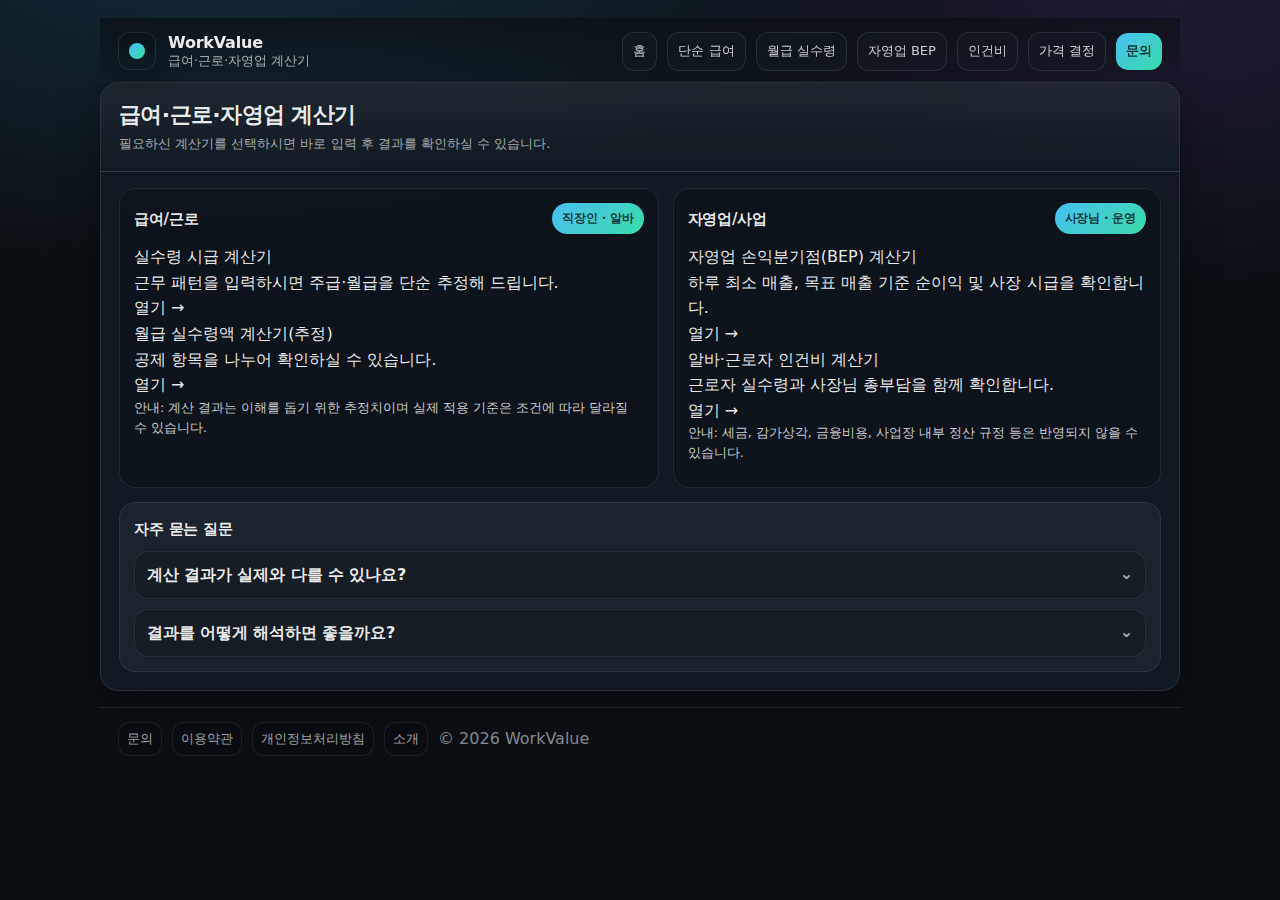
<file: index.html>
<!doctype html>
<html lang="ko">
<head>
  <meta charset="UTF-8" />
  <meta name="viewport" content="width=device-width, initial-scale=1" />
  <title>WorkValue | 급여·근로·자영업 계산기</title>
  <meta name="description" content="시급, 월급 실수령액(추정), 자영업 손익분기점(BEP)까지 한 번에 계산하시고 기준과 예시, FAQ도 함께 확인하실 수 있습니다." />
  <meta name="robots" content="index,follow" />
  <link rel="canonical" href="https://workvalue.kr/" />
  <link rel="stylesheet" href="/assets/styles.css" />
  <meta name="google-site-verification" content="2j0qNv5hU7oaXeGm5eFOfF0MPQueETQQGz-Ue2rr0cQ" />

  <script type="application/ld+json">
  {
    "@context":"https://schema.org",
    "@type":"WebSite",
    "name":"WorkValue",
    "url":"https://workvalue.kr/"
  }
  </script>
</head>

<body>
  <div class="container">

    <!-- ✅ fallback header: JS가 죽어도 항상 보이게 -->
    <header id="wvHeader">
      <a class="brand" href="/" aria-label="WorkValue 홈으로 이동">
        <div class="dot"></div>
        <div class="t">
          <strong>WorkValue</strong>
          <span>급여·근로·자영업 계산을 빠르게 확인하실 수 있습니다</span>
        </div>
      </a>
      <nav aria-label="이동">
        <a class="active" href="/">홈</a>
        <a href="/business/bep.html">자영업 BEP</a>
        <a href="/business/labor-cost.html">인건비 계산</a>
        <a href="/business/price-decision.html">가격 결정</a>
        <a href="/employee/hourly.html">실수령 시급</a>
        <a href="/employee/salary-net.html">월급 실수령(추정)</a>
      </nav>
    </header>

    <section class="card">
      <!-- ✅ 히어로 느낌 -->
      <div class="cardHead hero">
        <div>
          <h1 class="heroTitle">급여·근로·자영업 계산기</h1>
          <p class="sub heroSub">필요하신 계산기를 선택하시면 바로 입력 후 결과를 확인하실 수 있습니다.</p>
        </div>
      </div>

      <div class="cardBody">
        <div class="cols">
          <!-- ✅ 급여/근로 -->
          <div class="content panel" style="margin-top:0;">
            <div class="panelHead">
              <h3>급여/근로</h3>
              <span class="pill">직장인 · 알바</span>
            </div>

            <div class="gridLinks">
              <a class="linkCard" href="/employee/hourly.html">
                <div class="lcTitle">실수령 시급 계산기</div>
                <div class="lcDesc">근무 패턴을 입력하시면 주급·월급을 단순 추정해 드립니다.</div>
                <div class="lcGo">열기 →</div>
              </a>

              <a class="linkCard" href="/employee/salary-net.html">
                <div class="lcTitle">월급 실수령액 계산기(추정)</div>
                <div class="lcDesc">공제 항목을 나누어 확인하실 수 있습니다.</div>
                <div class="lcGo">열기 →</div>
              </a>
            </div>

            <p class="small">안내: 계산 결과는 이해를 돕기 위한 추정치이며 실제 적용 기준은 조건에 따라 달라질 수 있습니다.</p>
          </div>

          <!-- ✅ 자영업/사업 -->
          <div class="content panel" style="margin-top:0;">
            <div class="panelHead">
              <h3>자영업/사업</h3>
              <span class="pill">사장님 · 운영</span>
            </div>

            <div class="gridLinks">
              <a class="linkCard" href="/business/bep.html">
                <div class="lcTitle">자영업 손익분기점(BEP) 계산기</div>
                <div class="lcDesc">하루 최소 매출, 목표 매출 기준 순이익 및 사장 시급을 확인합니다.</div>
                <div class="lcGo">열기 →</div>
              </a>

              <a class="linkCard" href="/business/labor-cost.html">
                <div class="lcTitle">알바·근로자 인건비 계산기</div>
                <div class="lcDesc">근로자 실수령과 사장님 총부담을 함께 확인합니다.</div>
                <div class="lcGo">열기 →</div>
              </a>
            </div>

            <p class="small">안내: 세금, 감가상각, 금융비용, 사업장 내부 정산 규정 등은 반영되지 않을 수 있습니다.</p>
          </div>
        </div>

        <!-- FAQ -->
        <div class="content" style="margin-top:14px;">
          <h3>자주 묻는 질문</h3>
          <div class="faq">
            <details>
              <summary>계산 결과가 실제와 다를 수 있나요?</summary>
              <p>네, 그럴 수 있습니다. 계약 형태, 수당 포함 여부, 보험료 기준, 세액 적용 방식, 업종별 비용 구조에 따라 실제 값은 달라질 수 있습니다.</p>
            </details>
            <details>
              <summary>결과를 어떻게 해석하면 좋을까요?</summary>
              <p>결과는 참고 기준으로 사용하시고, 중요한 의사결정은 급여명세서/정산 자료/전문가 상담 등으로 추가 확인을 권장드립니다.</p>
            </details>
          </div>
        </div>
      </div>
    </section>

    <footer>
      <div class="links">
        <a href="/about.html">소개</a>
        <a href="/privacy.html">개인정보처리방침</a>
        <a href="/terms.html">이용약관</a>
        <a href="/contact.html">문의</a>
      </div>
      <p class="small">© <span id="y"></span> WorkValue</p>
    </footer>

  </div>

  <script type="module">
    import { initWorkValue } from "/assets/app.js?v=20260203";
    initWorkValue();
  </script>
</body>
</html>
</file>
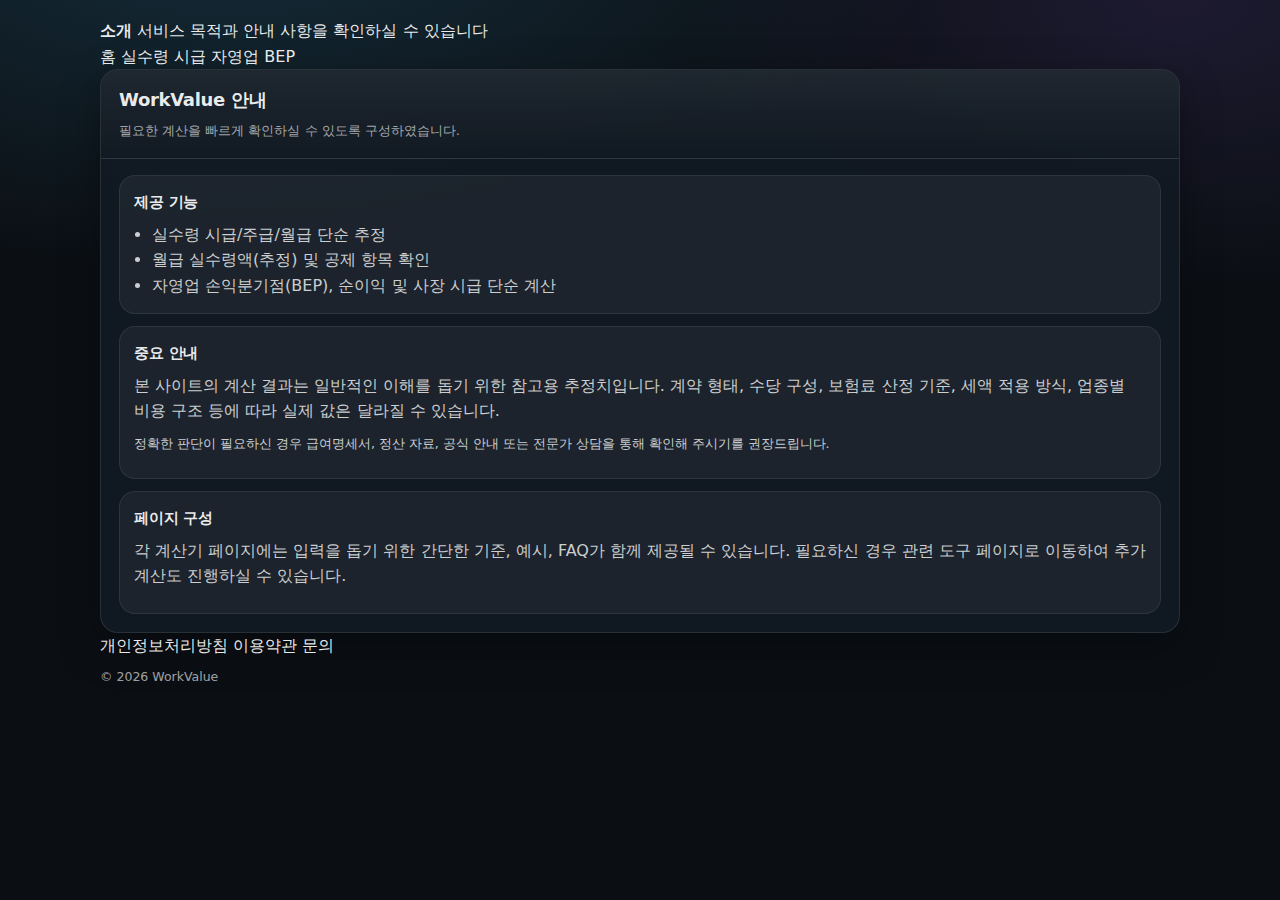
<file: about.html>
<!doctype html>
<html lang="ko">
<head>
  <meta charset="UTF-8" />
  <meta name="viewport" content="width=device-width, initial-scale=1" />
  <title>소개 | WorkValue</title>
  <meta name="description" content="WorkValue는 급여·근로·자영업 계산을 돕는 도구를 제공합니다. 계산 결과는 참고용이며 실제 기준은 상황에 따라 달라질 수 있습니다." />
  <meta name="robots" content="index,follow" />
  <link rel="canonical" href="https://workvalue.kr/about.html" />
  <link rel="icon" href="/favicon.ico" sizes="any">
  <link rel="stylesheet" href="/assets/styles.css" />
</head>
<body>
  <div class="container">
    <header>
      <div class="brand">
        <div class="dot"></div>
        <div class="t">
          <strong>소개</strong>
          <span>서비스 목적과 안내 사항을 확인하실 수 있습니다</span>
        </div>
      </div>
      <nav aria-label="이동">
        <a href="/">홈</a>
        <a href="/employee/hourly.html">실수령 시급</a>
        <a href="/business/bep.html">자영업 BEP</a>
      </nav>
    </header>

    <section class="card">
      <div class="cardHead">
        <div>
          <h2>WorkValue 안내</h2>
          <p class="sub">필요한 계산을 빠르게 확인하실 수 있도록 구성하였습니다.</p>
        </div>
      </div>

      <div class="cardBody">
        <div class="content" style="margin-top:0;">
          <h3>제공 기능</h3>
          <ul>
            <li>실수령 시급/주급/월급 단순 추정</li>
            <li>월급 실수령액(추정) 및 공제 항목 확인</li>
            <li>자영업 손익분기점(BEP), 순이익 및 사장 시급 단순 계산</li>
          </ul>
        </div>

        <div class="content">
          <h3>중요 안내</h3>
          <p>
            본 사이트의 계산 결과는 일반적인 이해를 돕기 위한 참고용 추정치입니다.
            계약 형태, 수당 구성, 보험료 산정 기준, 세액 적용 방식, 업종별 비용 구조 등에 따라 실제 값은 달라질 수 있습니다.
          </p>
          <p class="small">
            정확한 판단이 필요하신 경우 급여명세서, 정산 자료, 공식 안내 또는 전문가 상담을 통해 확인해 주시기를 권장드립니다.
          </p>
        </div>

        <div class="content">
          <h3>페이지 구성</h3>
          <p>
            각 계산기 페이지에는 입력을 돕기 위한 간단한 기준, 예시, FAQ가 함께 제공될 수 있습니다.
            필요하신 경우 관련 도구 페이지로 이동하여 추가 계산도 진행하실 수 있습니다.
          </p>
        </div>
      </div>
    </section>

    <footer>
      <div class="links">
        <a href="/privacy.html">개인정보처리방침</a>
        <a href="/terms.html">이용약관</a>
        <a href="/contact.html">문의</a>
      </div>
      <p class="small">© <span id="y"></span> WorkValue</p>
    </footer>
  </div>
  <script>document.getElementById("y").textContent=new Date().getFullYear();</script>
</body>
</html>
</file>
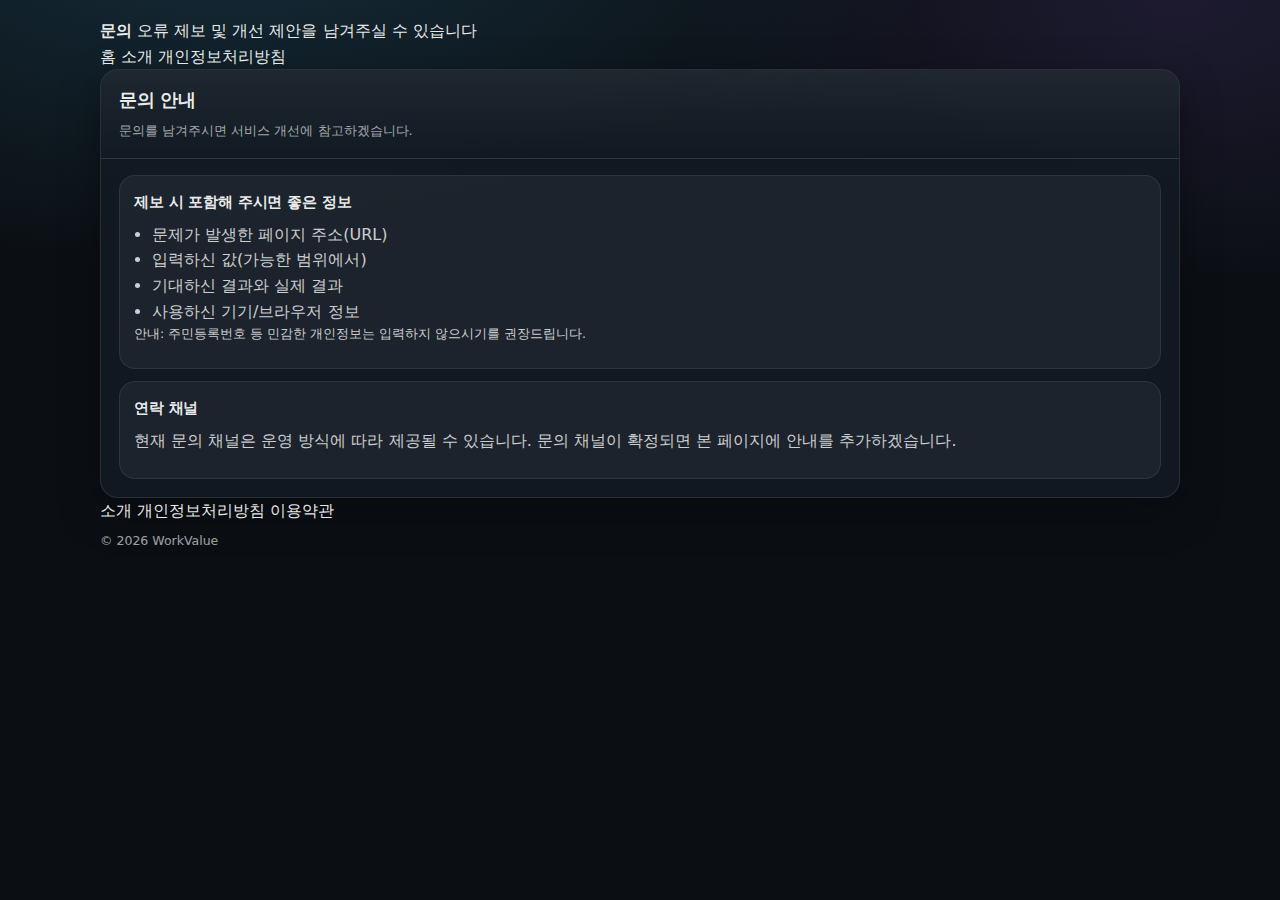
<file: contact.html>
<!doctype html>
<html lang="ko">
<head>
  <meta charset="UTF-8" />
  <meta name="viewport" content="width=device-width, initial-scale=1" />
  <title>문의 | WorkValue</title>
  <meta name="description" content="WorkValue 문의 페이지입니다. 오류 제보 및 개선 제안을 남겨주시면 확인 후 반영을 검토하겠습니다." />
  <meta name="robots" content="index,follow" />
  <link rel="canonical" href="https://workvalue.kr/contact.html" />
  <link rel="icon" href="/favicon.ico" sizes="any">
  <link rel="stylesheet" href="/assets/styles.css" />
  <meta name="google-site-verification" content="2j0qNv5hU7oaXeGm5eFOfF0MPQueETQQGz-Ue2rr0cQ" />
</head>
<body>
  <div class="container">
    <header>
      <div class="brand">
        <div class="dot"></div>
        <div class="t">
          <strong>문의</strong>
          <span>오류 제보 및 개선 제안을 남겨주실 수 있습니다</span>
        </div>
      </div>
      <nav aria-label="이동">
        <a href="/">홈</a>
        <a href="/about.html">소개</a>
        <a href="/privacy.html">개인정보처리방침</a>
      </nav>
    </header>

    <section class="card">
      <div class="cardHead">
        <div>
          <h2>문의 안내</h2>
          <p class="sub">문의를 남겨주시면 서비스 개선에 참고하겠습니다.</p>
        </div>
      </div>

      <div class="cardBody">
        <div class="content" style="margin-top:0;">
          <h3>제보 시 포함해 주시면 좋은 정보</h3>
          <ul>
            <li>문제가 발생한 페이지 주소(URL)</li>
            <li>입력하신 값(가능한 범위에서)</li>
            <li>기대하신 결과와 실제 결과</li>
            <li>사용하신 기기/브라우저 정보</li>
          </ul>
          <p class="small">안내: 주민등록번호 등 민감한 개인정보는 입력하지 않으시기를 권장드립니다.</p>
        </div>

        <div class="content">
          <h3>연락 채널</h3>
          <p>
            현재 문의 채널은 운영 방식에 따라 제공될 수 있습니다.
            문의 채널이 확정되면 본 페이지에 안내를 추가하겠습니다.
          </p>
        </div>
      </div>
    </section>

    <footer>
      <div class="links">
        <a href="/about.html">소개</a>
        <a href="/privacy.html">개인정보처리방침</a>
        <a href="/terms.html">이용약관</a>
      </div>
      <p class="small">© <span id="y"></span> WorkValue</p>
    </footer>
  </div>
  <script>document.getElementById("y").textContent=new Date().getFullYear();</script>
</body>
</html>
</file>
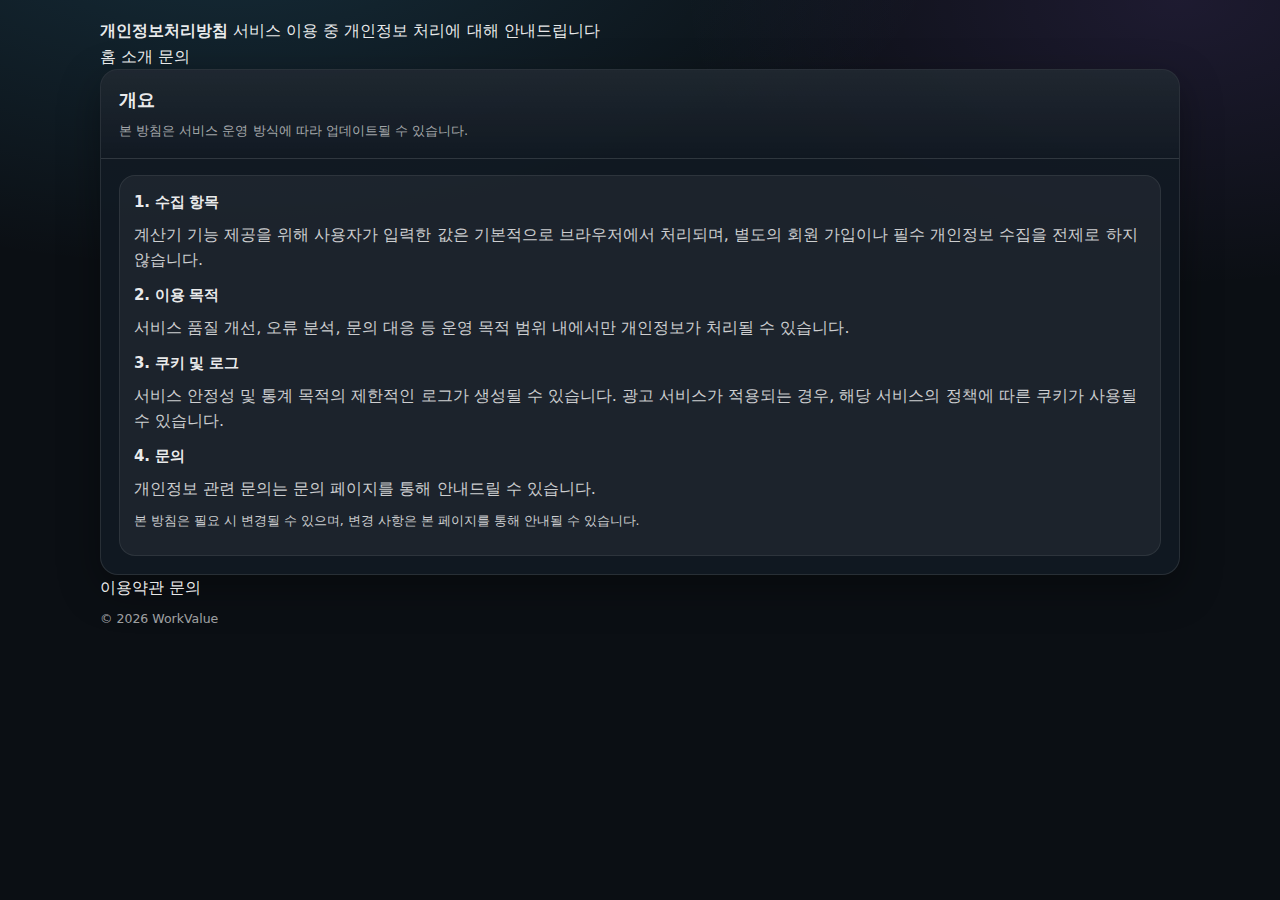
<file: privacy.html>
<!doctype html>
<html lang="ko">
<head>
  <meta charset="UTF-8" />
  <meta name="viewport" content="width=device-width, initial-scale=1" />
  <title>개인정보처리방침 | WorkValue</title>
  <meta name="description" content="WorkValue 개인정보처리방침 안내 페이지입니다." />
  <meta name="robots" content="index,follow" />
  <link rel="canonical" href="https://workvalue.kr/privacy.html" />
  <link rel="stylesheet" href="/assets/styles.css" />
  <meta name="google-site-verification" content="2j0qNv5hU7oaXeGm5eFOfF0MPQueETQQGz-Ue2rr0cQ" />
</head>
<body>
  <div class="container">
    <header>
      <div class="brand">
        <div class="dot"></div>
        <div class="t">
          <strong>개인정보처리방침</strong>
          <span>서비스 이용 중 개인정보 처리에 대해 안내드립니다</span>
        </div>
      </div>
      <nav aria-label="이동">
        <a href="/">홈</a>
        <a href="/about.html">소개</a>
        <a href="/contact.html">문의</a>
      </nav>
    </header>

    <section class="card">
      <div class="cardHead">
        <div>
          <h2>개요</h2>
          <p class="sub">본 방침은 서비스 운영 방식에 따라 업데이트될 수 있습니다.</p>
        </div>
      </div>
      <div class="cardBody">
        <div class="content" style="margin-top:0;">
          <h3>1. 수집 항목</h3>
          <p>
            계산기 기능 제공을 위해 사용자가 입력한 값은 기본적으로 브라우저에서 처리되며,
            별도의 회원 가입이나 필수 개인정보 수집을 전제로 하지 않습니다.
          </p>

          <h3>2. 이용 목적</h3>
          <p>
            서비스 품질 개선, 오류 분석, 문의 대응 등 운영 목적 범위 내에서만 개인정보가 처리될 수 있습니다.
          </p>

          <h3>3. 쿠키 및 로그</h3>
          <p>
            서비스 안정성 및 통계 목적의 제한적인 로그가 생성될 수 있습니다.
            광고 서비스가 적용되는 경우, 해당 서비스의 정책에 따른 쿠키가 사용될 수 있습니다.
          </p>

          <h3>4. 문의</h3>
          <p>
            개인정보 관련 문의는 문의 페이지를 통해 안내드릴 수 있습니다.
          </p>

          <p class="small">본 방침은 필요 시 변경될 수 있으며, 변경 사항은 본 페이지를 통해 안내될 수 있습니다.</p>
        </div>
      </div>
    </section>

    <footer>
      <div class="links">
        <a href="/terms.html">이용약관</a>
        <a href="/contact.html">문의</a>
      </div>
      <p class="small">© <span id="y"></span> WorkValue</p>
    </footer>
  </div>
  <script>document.getElementById("y").textContent=new Date().getFullYear();</script>
</body>
</html>
</file>
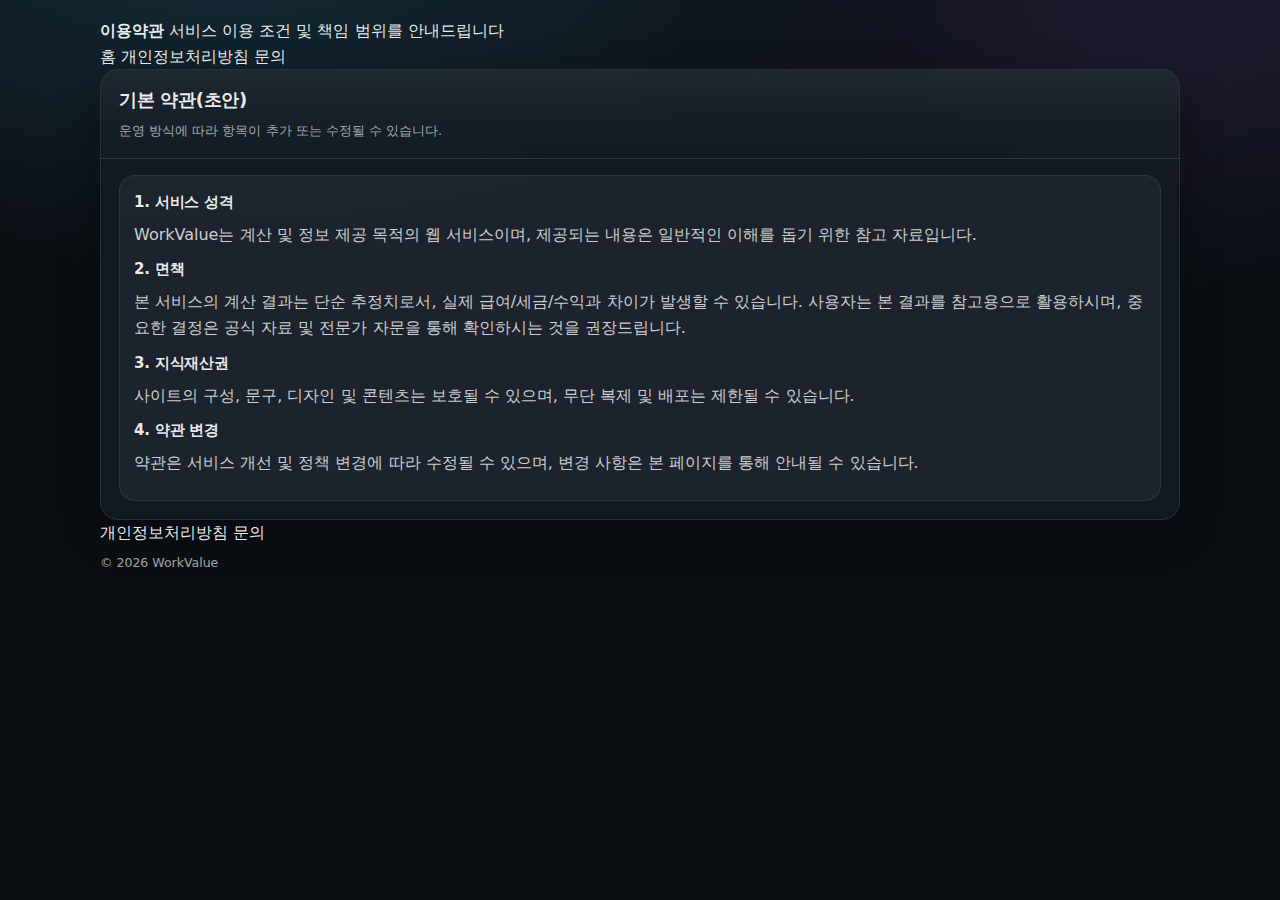
<file: terms.html>
<!doctype html>
<html lang="ko">
<head>
  <meta charset="UTF-8" />
  <meta name="viewport" content="width=device-width, initial-scale=1" />
  <title>이용약관 | WorkValue</title>
  <meta name="description" content="WorkValue 이용약관 안내 페이지입니다." />
  <meta name="robots" content="index,follow" />
  <link rel="canonical" href="https://workvalue.kr/terms.html" />
  <link rel="stylesheet" href="/assets/styles.css" />
  <meta name="google-site-verification" content="2j0qNv5hU7oaXeGm5eFOfF0MPQueETQQGz-Ue2rr0cQ" />
</head>
<body>
  <div class="container">
    <header>
      <div class="brand">
        <div class="dot"></div>
        <div class="t">
          <strong>이용약관</strong>
          <span>서비스 이용 조건 및 책임 범위를 안내드립니다</span>
        </div>
      </div>
      <nav aria-label="이동">
        <a href="/">홈</a>
        <a href="/privacy.html">개인정보처리방침</a>
        <a href="/contact.html">문의</a>
      </nav>
    </header>

    <section class="card">
      <div class="cardHead">
        <div>
          <h2>기본 약관(초안)</h2>
          <p class="sub">운영 방식에 따라 항목이 추가 또는 수정될 수 있습니다.</p>
        </div>
      </div>

      <div class="cardBody">
        <div class="content" style="margin-top:0;">
          <h3>1. 서비스 성격</h3>
          <p>WorkValue는 계산 및 정보 제공 목적의 웹 서비스이며, 제공되는 내용은 일반적인 이해를 돕기 위한 참고 자료입니다.</p>

          <h3>2. 면책</h3>
          <p>본 서비스의 계산 결과는 단순 추정치로서, 실제 급여/세금/수익과 차이가 발생할 수 있습니다. 사용자는 본 결과를 참고용으로 활용하시며, 중요한 결정은 공식 자료 및 전문가 자문을 통해 확인하시는 것을 권장드립니다.</p>

          <h3>3. 지식재산권</h3>
          <p>사이트의 구성, 문구, 디자인 및 콘텐츠는 보호될 수 있으며, 무단 복제 및 배포는 제한될 수 있습니다.</p>

          <h3>4. 약관 변경</h3>
          <p>약관은 서비스 개선 및 정책 변경에 따라 수정될 수 있으며, 변경 사항은 본 페이지를 통해 안내될 수 있습니다.</p>
        </div>
      </div>
    </section>

    <footer>
      <div class="links">
        <a href="/privacy.html">개인정보처리방침</a>
        <a href="/contact.html">문의</a>
      </div>
      <p class="small">© <span id="y"></span> WorkValue</p>
    </footer>
  </div>
  <script>document.getElementById("y").textContent=new Date().getFullYear();</script>
</body>
</html>
</file>
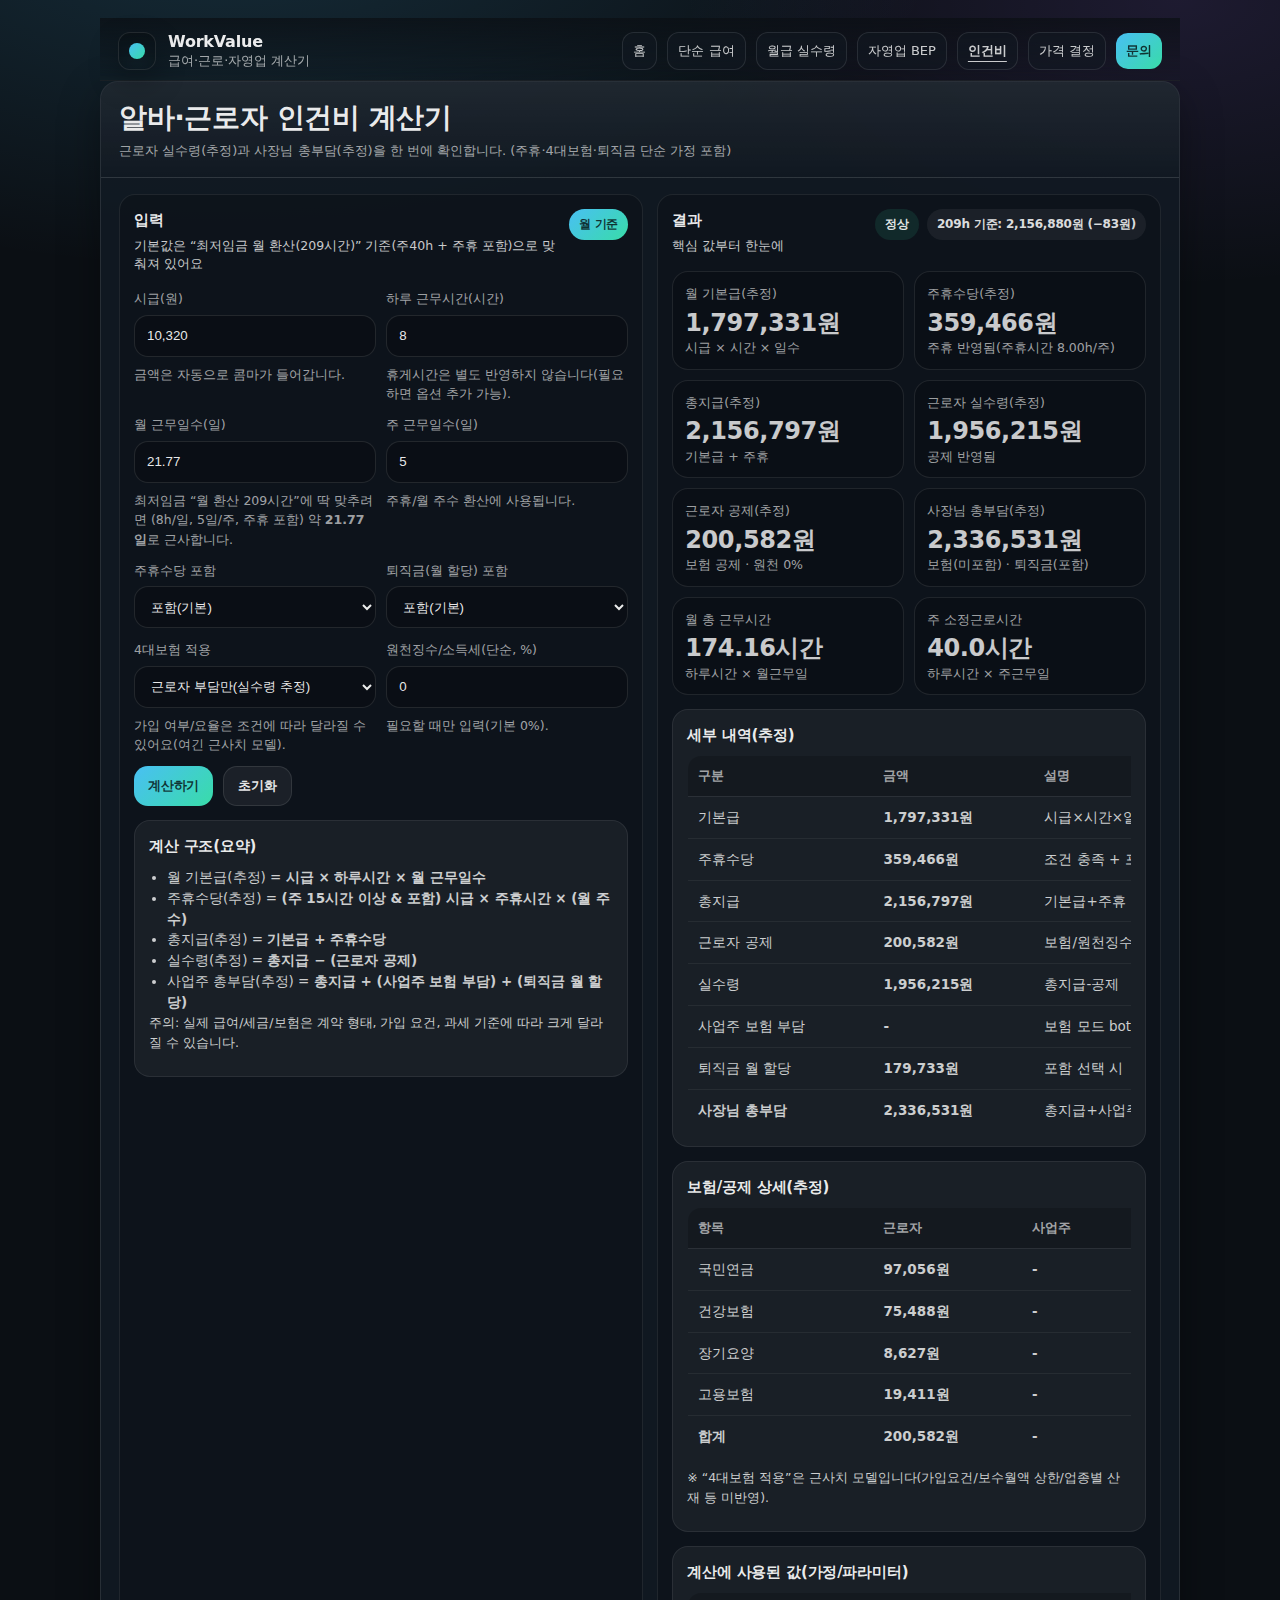
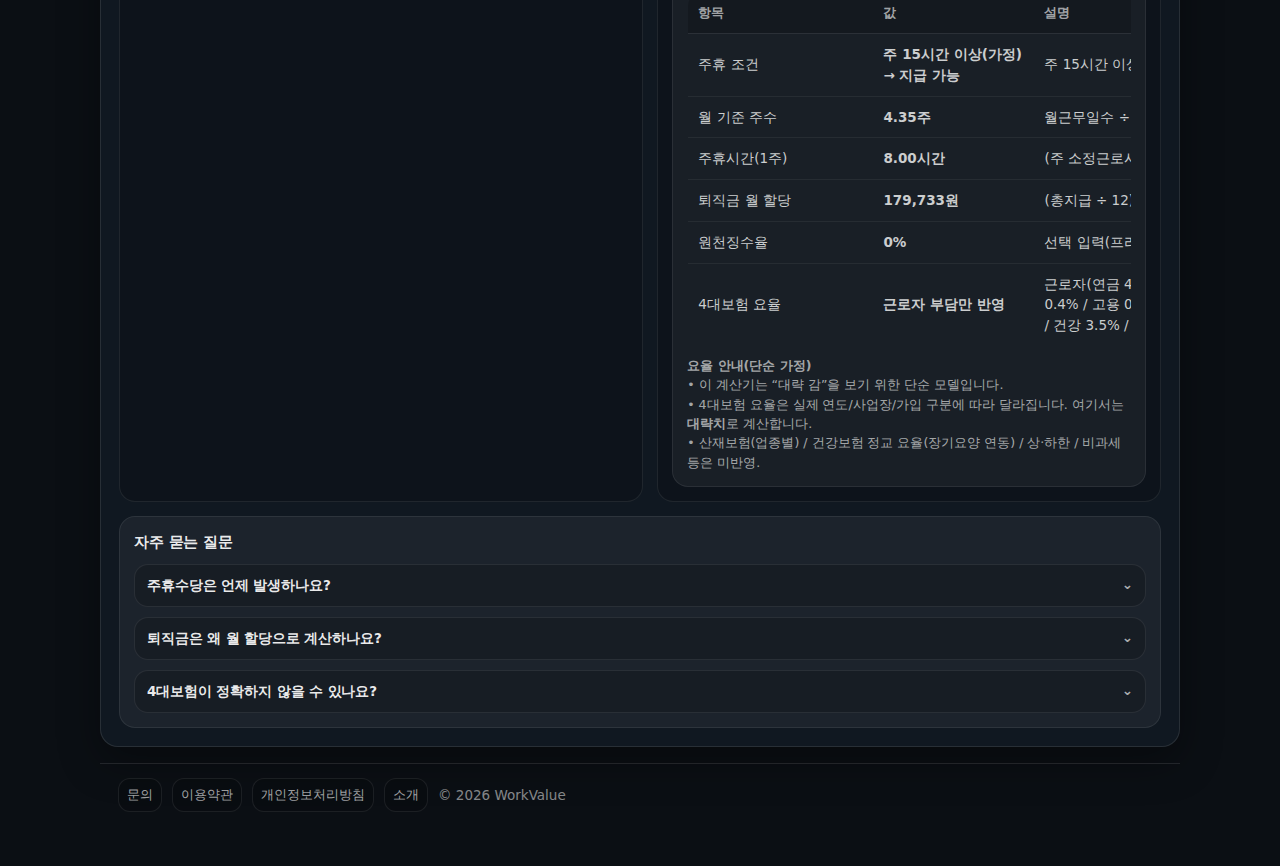
<file: business/labor-cost.html>
<!doctype html>
<html lang="ko">
<head>
  <meta charset="UTF-8" />
  <meta name="viewport" content="width=device-width, initial-scale=1" />
  <title>WorkValue | 알바·근로자 인건비 계산기</title>
  <meta name="description" content="시급/근무시간/근무일수 입력으로 근로자 실수령(추정)과 사장님 총부담(추정)을 함께 계산합니다. 4대보험/주휴수당/퇴직금 가정값도 확인하세요." />
  <meta name="robots" content="index,follow" />
  <link rel="canonical" href="https://workvalue.kr/business/labor-cost.html" />
  <link rel="icon" href="/favicon.ico" sizes="any">
  <link rel="stylesheet" href="/assets/styles.css" />

  <script type="application/ld+json">
  {
    "@context":"https://schema.org",
    "@type":"WebPage",
    "name":"WorkValue 인건비 계산기",
    "url":"https://workvalue.kr/business/labor-cost.html",
    "description":"알바·근로자 인건비 계산기: 근로자 실수령과 사장님 총부담을 함께 계산"
  }
  </script>
</head>

<body>
  <!-- ✅ 페이지당 container 1개만 -->
  <div class="container">
    <!-- ✅ 공통 헤더 주입 -->
    <header id="wvHeaderMount"></header>

    <!-- ✅ main에는 container 클래스 X -->
    <main>
      <section class="card">
        <div class="cardHead hero">
          <div>
            <h1 class="heroTitle">알바·근로자 인건비 계산기</h1>
            <p class="sub heroSub">근로자 실수령(추정)과 사장님 총부담(추정)을 한 번에 확인합니다. (주휴·4대보험·퇴직금 단순 가정 포함)</p>
          </div>
        </div>

        <div class="cardBody">

          <!-- ✅ 2열: 입력 / 결과 -->
          <div class="cols2">

            <!-- 입력 -->
            <div class="content panel" style="margin-top:0;">
              <div class="panelHead">
                <div class="phLeft">
                  <h3>입력</h3>
                  <p class="phSub">기본값은 “최저임금 월 환산(209시간)” 기준(주40h + 주휴 포함)으로 맞춰져 있어요</p>
                </div>
                <span class="pill">월 기준</span>
              </div>

              <div class="row">
                <div>
                  <label for="hourlyWage">시급(원)</label>
                  <input id="hourlyWage" inputmode="numeric" placeholder="예: 10,320" />
                  <div class="small">금액은 자동으로 콤마가 들어갑니다.</div>
                </div>
                <div>
                  <label for="dailyHours">하루 근무시간(시간)</label>
                  <input id="dailyHours" inputmode="decimal" placeholder="예: 8" />
                  <div class="small">휴게시간은 별도 반영하지 않습니다(필요하면 옵션 추가 가능).</div>
                </div>
              </div>

              <div class="row" style="margin-top:12px;">
                <div>
                  <label for="workDays">월 근무일수(일)</label>
                  <input id="workDays" inputmode="decimal" placeholder="예: 21.77" />
                  <div class="small">
                    최저임금 “월 환산 209시간”에 딱 맞추려면 (8h/일, 5일/주, 주휴 포함) 약 <b>21.77일</b>로 근사합니다.
                  </div>
                </div>
                <div>
                  <label for="weeklyDays">주 근무일수(일)</label>
                  <input id="weeklyDays" inputmode="numeric" placeholder="예: 5" />
                  <div class="small">주휴/월 주수 환산에 사용됩니다.</div>
                </div>
              </div>

              <!-- ✅ 209h 기준 대비 차이 안내 -->
              <div class="noticeLine" id="stdLine" style="display:none;"></div>

              <div class="row" style="margin-top:12px;">
                <div>
                  <label for="includeWeeklyHoliday">주휴수당 포함</label>
                  <select id="includeWeeklyHoliday">
                    <option value="yes" selected>포함(기본)</option>
                    <option value="no">미포함</option>
                  </select>
                </div>
                <div>
                  <label for="includeSeverance">퇴직금(월 할당) 포함</label>
                  <select id="includeSeverance">
                    <option value="yes" selected>포함(기본)</option>
                    <option value="no">미포함</option>
                  </select>
                </div>
              </div>

              <div class="row" style="margin-top:12px;">
                <div>
                  <label for="insuranceMode">4대보험 적용</label>
                  <select id="insuranceMode">
                    <option value="none">미적용(알바/단기 등)</option>
                    <option value="employee" selected>근로자 부담만(실수령 추정)</option>
                    <option value="both">근로자+사업주 부담(총부담 추정)</option>
                  </select>
                  <div class="small">가입 여부/요율은 조건에 따라 달라질 수 있어요(여긴 근사치 모델).</div>
                </div>
                <div>
                  <label for="incomeTaxRate">원천징수/소득세(단순, %)</label>
                  <input id="incomeTaxRate" inputmode="decimal" placeholder="예: 0" />
                  <div class="small">필요할 때만 입력(기본 0%).</div>
                </div>
              </div>

              <div class="btnrow">
                <button class="primary" id="btnCalc" type="button">계산하기</button>
                <button class="ghost" id="btnReset" type="button">초기화</button>
              </div>

              <div class="content" style="margin-top:14px;">
                <h3>계산 구조(요약)</h3>
                <ul>
                  <li>월 기본급(추정) = <b>시급 × 하루시간 × 월 근무일수</b></li>
                  <li>주휴수당(추정) = <b>(주 15시간 이상 & 포함) 시급 × 주휴시간 × (월 주수)</b></li>
                  <li>총지급(추정) = <b>기본급 + 주휴수당</b></li>
                  <li>실수령(추정) = <b>총지급 − (근로자 공제)</b></li>
                  <li>사업주 총부담(추정) = <b>총지급 + (사업주 보험 부담) + (퇴직금 월 할당)</b></li>
                </ul>
                <p class="small">주의: 실제 급여/세금/보험은 계약 형태, 가입 요건, 과세 기준에 따라 크게 달라질 수 있습니다.</p>
              </div>
            </div>

            <!-- 결과 -->
            <div class="content panel" style="margin-top:0;">
              <div class="panelHead">
                <div class="phLeft">
                  <h3>결과</h3>
                  <p class="phSub">핵심 값부터 한눈에</p>
                </div>

                <div class="pillRow">
                  <span class="pill" id="statusPill">정상</span>
                  <span class="pill soft" id="std209Pill">209h 기준: -</span>
                </div>
              </div>

              <div class="kpi">
                <div class="box">
                  <p class="t">월 기본급(추정)</p>
                  <p class="v" id="outBasePay">-</p>
                  <p class="h" id="outBasePayHint">시급 × 시간 × 일수</p>
                </div>
                <div class="box">
                  <p class="t">주휴수당(추정)</p>
                  <p class="v" id="outWeeklyPay">-</p>
                  <p class="h" id="outWeeklyPayHint">조건 충족 시</p>
                </div>

                <div class="box">
                  <p class="t">총지급(추정)</p>
                  <p class="v" id="outGrossPay">-</p>
                  <p class="h" id="outGrossPayHint">기본급 + 주휴</p>
                </div>
                <div class="box">
                  <p class="t">근로자 실수령(추정)</p>
                  <p class="v" id="outNetPay">-</p>
                  <p class="h" id="outNetPayHint">총지급 − 공제</p>
                </div>
              </div>

              <div class="kpi" style="margin-top:10px;">
                <div class="box">
                  <p class="t">근로자 공제(추정)</p>
                  <p class="v" id="outEmpDeduct">-</p>
                  <p class="h" id="outEmpDeductHint">보험/원천징수</p>
                </div>
                <div class="box">
                  <p class="t">사장님 총부담(추정)</p>
                  <p class="v" id="outOwnerTotal">-</p>
                  <p class="h" id="outOwnerTotalHint">총지급 + 사업주부담 + 퇴직금</p>
                </div>
              </div>

              <div class="kpi" style="margin-top:10px;">
                <div class="box">
                  <p class="t">월 총 근무시간</p>
                  <p class="v" id="outMonthHours">-</p>
                  <p class="h" id="outMonthHoursHint">하루시간 × 월근무일</p>
                </div>
                <div class="box">
                  <p class="t">주 소정근로시간</p>
                  <p class="v" id="outWeekHours">-</p>
                  <p class="h" id="outWeekHoursHint">하루시간 × 주근무일</p>
                </div>
              </div>

              <div class="content" style="margin-top:14px;">
                <h3>세부 내역(추정)</h3>
                <div class="tableWrap">
                  <table>
                    <thead>
                      <tr>
                        <th style="width:30%;">구분</th>
                        <th style="width:26%;">금액</th>
                        <th style="width:44%;">설명</th>
                      </tr>
                    </thead>
                    <tbody id="breakdownBody">
                      <tr><td>기본급</td><td>-</td><td>시급×시간×일수</td></tr>
                      <tr><td>주휴수당</td><td>-</td><td>조건 충족 시</td></tr>
                      <tr><td>총지급</td><td>-</td><td>기본급+주휴</td></tr>
                      <tr><td>근로자 공제</td><td>-</td><td>보험/원천징수</td></tr>
                      <tr><td>실수령</td><td>-</td><td>총지급-공제</td></tr>
                      <tr><td>사업주 보험 부담</td><td>-</td><td>선택 시 반영</td></tr>
                      <tr><td>퇴직금 월 할당</td><td>-</td><td>선택 시 반영</td></tr>
                      <tr><td><b>사장님 총부담</b></td><td><b>-</b></td><td>총지급+사업주부담+퇴직금</td></tr>
                    </tbody>
                  </table>
                </div>
              </div>

              <div class="content" style="margin-top:14px;">
                <h3>보험/공제 상세(추정)</h3>
                <div class="tableWrap">
                  <table>
                    <thead>
                      <tr>
                        <th style="width:30%;">항목</th>
                        <th style="width:24%;">근로자</th>
                        <th style="width:24%;">사업주</th>
                        <th style="width:22%;">비고</th>
                      </tr>
                    </thead>
                    <tbody id="insBody">
                      <tr><td>국민연금</td><td>-</td><td>-</td><td>단순 요율</td></tr>
                      <tr><td>건강보험</td><td>-</td><td>-</td><td>단순 요율</td></tr>
                      <tr><td>장기요양</td><td>-</td><td>-</td><td>단순 요율</td></tr>
                      <tr><td>고용보험</td><td>-</td><td>-</td><td>단순 요율</td></tr>
                      <tr><td><b>합계</b></td><td><b>-</b></td><td><b>-</b></td><td>선택 모드 반영</td></tr>
                    </tbody>
                  </table>
                </div>
                <p class="small" id="insNote" style="margin-top:10px;">
                  ※ “4대보험 적용”은 근사치 모델입니다(가입요건/보수월액 상한/업종별 산재 등 미반영).
                </p>
              </div>

              <div class="content" style="margin-top:14px;">
                <h3>계산에 사용된 값(가정/파라미터)</h3>
                <div class="tableWrap">
                  <table>
                    <thead>
                      <tr>
                        <th style="width:30%;">항목</th>
                        <th style="width:26%;">값</th>
                        <th style="width:44%;">설명</th>
                      </tr>
                    </thead>
                    <tbody id="assumptionsBody">
                      <tr><td>주휴 조건</td><td>-</td><td>주 15시간 이상 시 지급 가정</td></tr>
                      <tr><td>월 기준 주수</td><td>-</td><td>월근무일수/주근무일수 기반 근사</td></tr>
                      <tr><td>주휴시간(1주)</td><td>-</td><td>(주 소정근로시간/5), 최대 8시간 캡</td></tr>
                      <tr><td>퇴직금 월 할당</td><td>-</td><td>(총지급 ÷ 12) 근사</td></tr>
                      <tr><td>원천징수율</td><td>-</td><td>선택 입력(기본 0%)</td></tr>
                      <tr><td>4대보험 요율</td><td>-</td><td>단순 예시 요율(아래)</td></tr>
                    </tbody>
                  </table>
                </div>

                <div class="small" style="margin-top:10px;">
                  <b>요율 안내(단순 가정)</b><br/>
                  • 이 계산기는 “대략 감”을 보기 위한 단순 모델입니다.<br/>
                  • 4대보험 요율은 실제 연도/사업장/가입 구분에 따라 달라집니다. 여기서는 <b>대략치</b>로 계산합니다.<br/>
                  • 산재보험(업종별) / 건강보험 정교 요율(장기요양 연동) / 상·하한 / 비과세 등은 미반영.
                </div>
              </div>

            </div>
          </div>

          <div class="content" style="margin-top:14px;">
            <h3>자주 묻는 질문</h3>
            <div class="faq">
              <details>
                <summary>주휴수당은 언제 발생하나요?</summary>
                <p>일반적으로 주 15시간 이상 근무하고, 소정근로일을 개근한 경우 주휴수당이 발생할 수 있습니다. (본 계산기는 주 15시간 이상이면 지급 가정)</p>
              </details>
              <details>
                <summary>퇴직금은 왜 월 할당으로 계산하나요?</summary>
                <p>실제 퇴직금은 근속기간/평균임금 등으로 계산됩니다. 여기서는 “월 비용 관점”에서 (총지급 ÷ 12)로 단순 근사합니다.</p>
              </details>
              <details>
                <summary>4대보험이 정확하지 않을 수 있나요?</summary>
                <p>네. 가입 요건과 요율은 해마다 바뀌고, 사업장/근로형태에 따라 다릅니다. 이 페이지는 빠른 추정 목적입니다.</p>
              </details>
            </div>
          </div>

        </div>
      </section>
    </main>

    <!-- ✅ 공통 푸터 주입 -->
    <footer id="wvFooterMount"></footer>
  </div>

  <!-- ✅ 공통 app.js (defer + 캐시버스터 권장) -->
<script type="module">
  import { initWorkValue } from "/assets/app.js?v=20260205";
  initWorkValue();
</script>

  <!-- ✅ labor-cost 페이지 전용 스크립트 -->
  <script>
    const $ = (id) => document.getElementById(id);

    const num = (v, fallback = 0) => {
      const s = String(v ?? "").replace(/,/g, "").trim();
      const n = Number(s);
      return Number.isFinite(n) ? n : fallback;
    };

    const clamp = (n, min, max) => Math.min(Math.max(n, min), max);

    const won = (n) => {
      const x = Math.round(num(n, 0));
      return x.toLocaleString("ko-KR") + "원";
    };

    const pct = (r) => (Math.round(r * 10000) / 100).toLocaleString("ko-KR") + "%";

    function formatCommaKeepCursor(inputEl) {
      const raw = inputEl.value;
      const selStart = inputEl.selectionStart ?? raw.length;

      const digitsOnly = raw.replace(/[^\d]/g, "");
      if (!digitsOnly) { inputEl.value = ""; return; }

      const formatted = Number(digitsOnly).toLocaleString("ko-KR");
      const leftRaw = raw.slice(0, selStart);
      const leftDigits = leftRaw.replace(/[^\d]/g, "").length;

      inputEl.value = formatted;

      let pos = 0, cnt = 0;
      while (pos < formatted.length) {
        if (/\d/.test(formatted[pos])) cnt++;
        if (cnt >= leftDigits) { pos++; break; }
        pos++;
      }
      inputEl.setSelectionRange(pos, pos);
    }

    // ===== 단순 요율(가정) =====
    const INS = {
      emp: { pension: 0.045, health: 0.035, care: 0.004, employ: 0.009 },
      owner:{ pension: 0.045, health: 0.035, care: 0.004, employ: 0.010 }
    };

    function calcInsurance(amount, side) {
      const r = INS[side];
      const pension = amount * r.pension;
      const health  = amount * r.health;
      const care    = amount * r.care;
      const employ  = amount * r.employ;
      const total = pension + health + care + employ;
      return { pension, health, care, employ, total };
    }

    function estimateWeeksInMonth(workDays, weeklyDays) {
      if (!(weeklyDays > 0)) return 0;
      return workDays / weeklyDays;
    }

    function calcWeeklyHolidayHours(weeklyHours) {
      const h = weeklyHours / 5;
      return clamp(h, 0, 8);
    }

    function setStatus(text, kind) {
      const pill = $("statusPill");
      pill.textContent = text;
      pill.classList.remove("ok","warn","no");
      pill.classList.add(kind);
    }

    function fmtSignedWon(delta) {
      const sign = delta >= 0 ? "+" : "−";
      return sign + won(Math.abs(delta));
    }
    function fmtSignedHours(deltaH) {
      const sign = deltaH >= 0 ? "+" : "−";
      return sign + Math.abs(deltaH).toFixed(2) + "h";
    }

    function updateAssumptions({ weeklyEligible, weeks, weeklyHolidayHours, severance, taxRate, insuranceMode }) {
      const weeklyCond = weeklyEligible
        ? "주 15시간 이상(가정) → 지급 가능"
        : "주 15시간 미만(가정) → 미지급";

      const insText =
        insuranceMode === "none" ? "미적용"
        : insuranceMode === "employee" ? "근로자 부담만 반영"
        : "근로자+사업주 부담 반영";

      const rateText = `근로자(연금 ${pct(INS.emp.pension)} / 건강 ${pct(INS.emp.health)} / 요양 ${pct(INS.emp.care)} / 고용 ${pct(INS.emp.employ)}) · 사업주(연금 ${pct(INS.owner.pension)} / 건강 ${pct(INS.owner.health)} / 요양 ${pct(INS.owner.care)} / 고용 ${pct(INS.owner.employ)})`;

      $("assumptionsBody").innerHTML = `
        <tr><td>주휴 조건</td><td><b>${weeklyCond}</b></td><td>주 15시간 이상 시 지급 가정</td></tr>
        <tr><td>월 기준 주수</td><td><b>${Number.isFinite(weeks) ? weeks.toFixed(2) : "0.00"}주</b></td><td>월근무일수 ÷ 주근무일수</td></tr>
        <tr><td>주휴시간(1주)</td><td><b>${weeklyHolidayHours > 0 ? weeklyHolidayHours.toFixed(2) + "시간" : "-"}</b></td><td>(주 소정근로시간/5), 최대 8시간</td></tr>
        <tr><td>퇴직금 월 할당</td><td><b>${severance > 0 ? won(severance) : "-"}</b></td><td>(총지급 ÷ 12) 단순 근사</td></tr>
        <tr><td>원천징수율</td><td><b>${pct(taxRate)}</b></td><td>선택 입력(프리랜서 3.3% 등)</td></tr>
        <tr><td>4대보험 요율</td><td><b>${insText}</b></td><td style="line-height:1.5;">${rateText}</td></tr>
      `;
    }

    function updateInsuranceTable(emp, owner, mode) {
      const empV = (k) => (mode === "none" ? "-" : won(emp[k] || 0));
      const ownerV = (k) => (mode === "both" ? won(owner[k] || 0) : "-");

      $("insBody").innerHTML = `
        <tr><td>국민연금</td><td><b>${empV("pension")}</b></td><td><b>${ownerV("pension")}</b></td><td>단순 요율</td></tr>
        <tr><td>건강보험</td><td><b>${empV("health")}</b></td><td><b>${ownerV("health")}</b></td><td>단순 요율</td></tr>
        <tr><td>장기요양</td><td><b>${empV("care")}</b></td><td><b>${ownerV("care")}</b></td><td>단순 요율</td></tr>
        <tr><td>고용보험</td><td><b>${empV("employ")}</b></td><td><b>${ownerV("employ")}</b></td><td>단순 요율</td></tr>
        <tr><td><b>합계</b></td><td><b>${mode === "none" ? "-" : won(emp.total || 0)}</b></td><td><b>${mode === "both" ? won(owner.total || 0) : "-"}</b></td><td>선택 모드 반영</td></tr>
      `;
    }

    function updateBreakdown({ basePay, weeklyPay, grossPay, empDeduct, netPay, ownerIns, severance, ownerTotal }) {
      $("breakdownBody").innerHTML = `
        <tr><td>기본급</td><td><b>${won(basePay)}</b></td><td>시급×시간×일수</td></tr>
        <tr><td>주휴수당</td><td><b>${weeklyPay > 0 ? won(weeklyPay) : "-"}</b></td><td>조건 충족 + 포함 선택 시</td></tr>
        <tr><td>총지급</td><td><b>${won(grossPay)}</b></td><td>기본급+주휴</td></tr>
        <tr><td>근로자 공제</td><td><b>${empDeduct > 0 ? won(empDeduct) : "-"}</b></td><td>보험/원천징수(선택)</td></tr>
        <tr><td>실수령</td><td><b>${won(netPay)}</b></td><td>총지급-공제</td></tr>
        <tr><td>사업주 보험 부담</td><td><b>${ownerIns > 0 ? won(ownerIns) : "-"}</b></td><td>보험 모드 both 선택 시</td></tr>
        <tr><td>퇴직금 월 할당</td><td><b>${severance > 0 ? won(severance) : "-"}</b></td><td>포함 선택 시</td></tr>
        <tr><td><b>사장님 총부담</b></td><td><b>${won(ownerTotal)}</b></td><td>총지급+사업주부담+퇴직금</td></tr>
      `;
    }

    function preset() {
      $("hourlyWage").value = "10,320";
      $("dailyHours").value = "8";
      $("weeklyDays").value = "5";
      $("workDays").value = "21.77";
      $("includeWeeklyHoliday").value = "yes";
      $("includeSeverance").value = "yes";
      $("insuranceMode").value = "employee";
      $("incomeTaxRate").value = "0";
    }

    function calc() {
      const hourly = Math.max(num($("hourlyWage").value, 0), 0);
      const dailyHours = clamp(num($("dailyHours").value, 0), 0, 24);
      const workDays = clamp(num($("workDays").value, 0), 0, 31);
      const weeklyDays = clamp(num($("weeklyDays").value, 0), 0, 7);

      const includeWeekly = $("includeWeeklyHoliday").value === "yes";
      const includeSev = $("includeSeverance").value === "yes";
      const insuranceMode = $("insuranceMode").value;
      const taxRate = clamp(num($("incomeTaxRate").value, 0) / 100, 0, 0.5);

      if (!(hourly > 0) || !(dailyHours > 0) || !(workDays > 0) || !(weeklyDays > 0)) setStatus("입력 필요", "warn");
      else setStatus("정상", "ok");

      const basePay = hourly * dailyHours * workDays;
      const weeks = estimateWeeksInMonth(workDays, weeklyDays);
      const weeklyHours = dailyHours * weeklyDays;
      const weeklyEligible = weeklyHours >= 15;

      const weeklyHolidayHours = (includeWeekly && weeklyEligible)
        ? calcWeeklyHolidayHours(weeklyHours)
        : 0;

      const weeklyPay = (includeWeekly && weeklyEligible && weeks > 0)
        ? hourly * weeklyHolidayHours * weeks
        : 0;

      const grossPay = basePay + weeklyPay;

      let empIns = { pension: 0, health: 0, care: 0, employ: 0, total: 0 };
      if (insuranceMode === "employee" || insuranceMode === "both") empIns = calcInsurance(grossPay, "emp");

      let ownerInsObj = { pension: 0, health: 0, care: 0, employ: 0, total: 0 };
      if (insuranceMode === "both") ownerInsObj = calcInsurance(grossPay, "owner");

      const withholding = grossPay * taxRate;
      const empDeduct = empIns.total + withholding;
      const netPay = Math.max(grossPay - empDeduct, 0);

      const severance = includeSev ? (grossPay / 12) : 0;
      const ownerTotal = grossPay + ownerInsObj.total + severance;

      $("outBasePay").textContent = (basePay > 0) ? won(basePay) : "-";
      $("outWeeklyPay").textContent = (weeklyPay > 0) ? won(weeklyPay) : "-";
      $("outGrossPay").textContent = (grossPay > 0) ? won(grossPay) : "-";
      $("outNetPay").textContent = (grossPay > 0) ? won(netPay) : "-";

      $("outEmpDeduct").textContent = (empDeduct > 0) ? won(empDeduct) : "-";
      $("outOwnerTotal").textContent = (grossPay > 0) ? won(ownerTotal) : "-";

      $("outMonthHours").textContent = (dailyHours > 0 && workDays > 0) ? (dailyHours * workDays).toFixed(2) + "시간" : "-";
      $("outWeekHours").textContent = (weeklyDays > 0 && dailyHours > 0) ? (weeklyHours).toFixed(1) + "시간" : "-";

      $("outWeeklyPayHint").textContent =
        includeWeekly
          ? (weeklyEligible ? `주휴 반영됨(주휴시간 ${weeklyHolidayHours.toFixed(2)}h/주)` : "주 15시간 미만(가정) → 미반영")
          : "주휴 미포함 선택";

      $("outGrossPayHint").textContent = weeklyPay > 0 ? "기본급 + 주휴" : "기본급(주휴 미포함)";
      $("outNetPayHint").textContent = (insuranceMode !== "none" || taxRate > 0) ? "공제 반영됨" : "공제 0% 가정";
      $("outEmpDeductHint").textContent = `${insuranceMode === "none" ? "보험 미적용" : "보험 공제"} · 원천 ${pct(taxRate)}`;

      $("outOwnerTotalHint").textContent =
        `보험(${insuranceMode === "both" ? "사업주 포함" : "미포함"}) · 퇴직금(${includeSev ? "포함" : "미포함"})`;

      $("outMonthHoursHint").textContent = "하루시간 × 월근무일";
      $("outWeekHoursHint").textContent = "하루시간 × 주근무일";

      updateBreakdown({
        basePay, weeklyPay, grossPay,
        empDeduct, netPay,
        ownerIns: ownerInsObj.total,
        severance,
        ownerTotal
      });

      updateInsuranceTable(empIns, ownerInsObj, insuranceMode);

      updateAssumptions({
        weeklyEligible,
        weeks: (weeks || 0),
        weeklyHolidayHours,
        severance,
        taxRate,
        insuranceMode
      });

      // ✅ 209h 배지 + 안내
      const STD_HOURS = 209;
      const stdPill = $("std209Pill");
      const stdLine = $("stdLine");

      if (!(hourly > 0)) {
        stdPill.textContent = "209h 기준: -";
        stdLine.style.display = "none";
      } else {
        const stdPay = hourly * STD_HOURS;
        const deltaPay = grossPay - stdPay;
        stdPill.textContent = `209h 기준: ${won(stdPay)} (${fmtSignedWon(deltaPay)})`;

        const baseHours = dailyHours * workDays;
        const weeklyPaidHours = (includeWeekly && weeklyEligible && weeks > 0) ? (weeklyHolidayHours * weeks) : 0;
        const paidHours = baseHours + weeklyPaidHours;

        const deltaHours = paidHours - STD_HOURS;
        const show = Math.abs(deltaPay) >= Math.max(1000, hourly * 0.1);

        if (show) {
          stdLine.style.display = "block";
          stdLine.innerHTML =
            `현재 입력 기준 유급시간은 <b>${paidHours.toFixed(2)}h</b>로 계산돼요 → ` +
            `209h 기준 대비 <b>${fmtSignedHours(deltaHours)}</b> (` +
            `<b>${fmtSignedWon(deltaPay)}</b>).`;
        } else {
          stdLine.style.display = "none";
        }
      }
    }

    $("btnCalc").addEventListener("click", calc);
    $("btnReset").addEventListener("click", () => { preset(); calc(); });

    ["hourlyWage"].forEach(id => {
      $(id).addEventListener("input", (e) => formatCommaKeepCursor(e.target));
    });

    ["hourlyWage","dailyHours","workDays","weeklyDays","incomeTaxRate"].forEach(id=>{
      $(id).addEventListener("input", calc);
      $(id).addEventListener("keydown", (e) => { if (e.key === "Enter") calc(); });
    });

    ["includeWeeklyHoliday","includeSeverance","insuranceMode"].forEach(id=>{
      $(id).addEventListener("change", calc);
    });

    preset();
    calc();
  </script>

  <style>
    :root{
      --fs-hero: clamp(20px, 2.2vw, 28px);
      --fs-h3: clamp(15px, 1.2vw, 16px);
      --fs-body: clamp(13.5px, 1.05vw, 14.5px);
      --lh: 1.55;
    }
    body{ font-size: var(--fs-body); line-height: var(--lh); }

    .heroTitle{ font-size: var(--fs-hero); letter-spacing: -.4px; margin:0; }
    .heroSub{ max-width: 78ch; }
    nav[aria-label="이동"] a{ white-space: nowrap; }

    .cols2{
      display:grid;
      grid-template-columns: minmax(0, 1.02fr) minmax(0, .98fr);
      gap:14px;
    }
    @media (max-width: 980px){
      .cols2{ grid-template-columns: 1fr; }
      table{ min-width: 560px; }
    }

    .panelHead{
      display:flex;
      align-items:flex-start;
      justify-content:space-between;
      gap:12px;
      margin-bottom: 6px;
    }
    .phLeft{ display:flex; flex-direction:column; gap:4px; min-width:0; }
    .phLeft h3{ margin:0; font-size: var(--fs-h3); letter-spacing:-.2px; }
    .phSub{
      margin:0;
      font-size: 12.5px;
      color: var(--muted);
      line-height:1.45;
    }

    .kpi .t{ font-size:12.5px; }
    .kpi .v{ font-size: clamp(20px, 2.2vw, 24px); line-height:1.15; }
    .kpi .h{ font-size:12.5px; line-height:1.4; }

    .tableWrap{ overflow-x:auto; }
    table{ min-width: 620px; }

    .pill{ white-space:nowrap; }
    #statusPill.ok{
      border-color: rgba(59,231,176,.35);
      background: rgba(59,231,176,.10);
      color: rgba(255,255,255,.88);
    }
    #statusPill.warn{
      border-color: rgba(255,180,80,.35);
      background: rgba(255,180,80,.10);
      color: rgba(255,255,255,.88);
    }
    #statusPill.no{
      border-color: rgba(255,80,80,.35);
      background: rgba(255,80,80,.10);
      color: rgba(255,255,255,.88);
    }

    .pillRow{
      display:flex;
      gap:8px;
      align-items:center;
      justify-content:flex-end;
      flex-wrap:wrap;
    }
    .pill.soft{
      border-color: rgba(255,255,255,.10);
      background: rgba(255,255,255,.06);
      color: rgba(255,255,255,.86);
    }

    .noticeLine{
      margin-top: 10px;
      padding: 10px 12px;
      border-radius: 14px;
      border: 1px solid rgba(255, 180, 80, .25);
      background: rgba(255, 180, 80, .10);
      color: rgba(255,255,255,.88);
      font-size: 12.5px;
      line-height: 1.35;
    }
  </style>
</body>
</html>
</file>
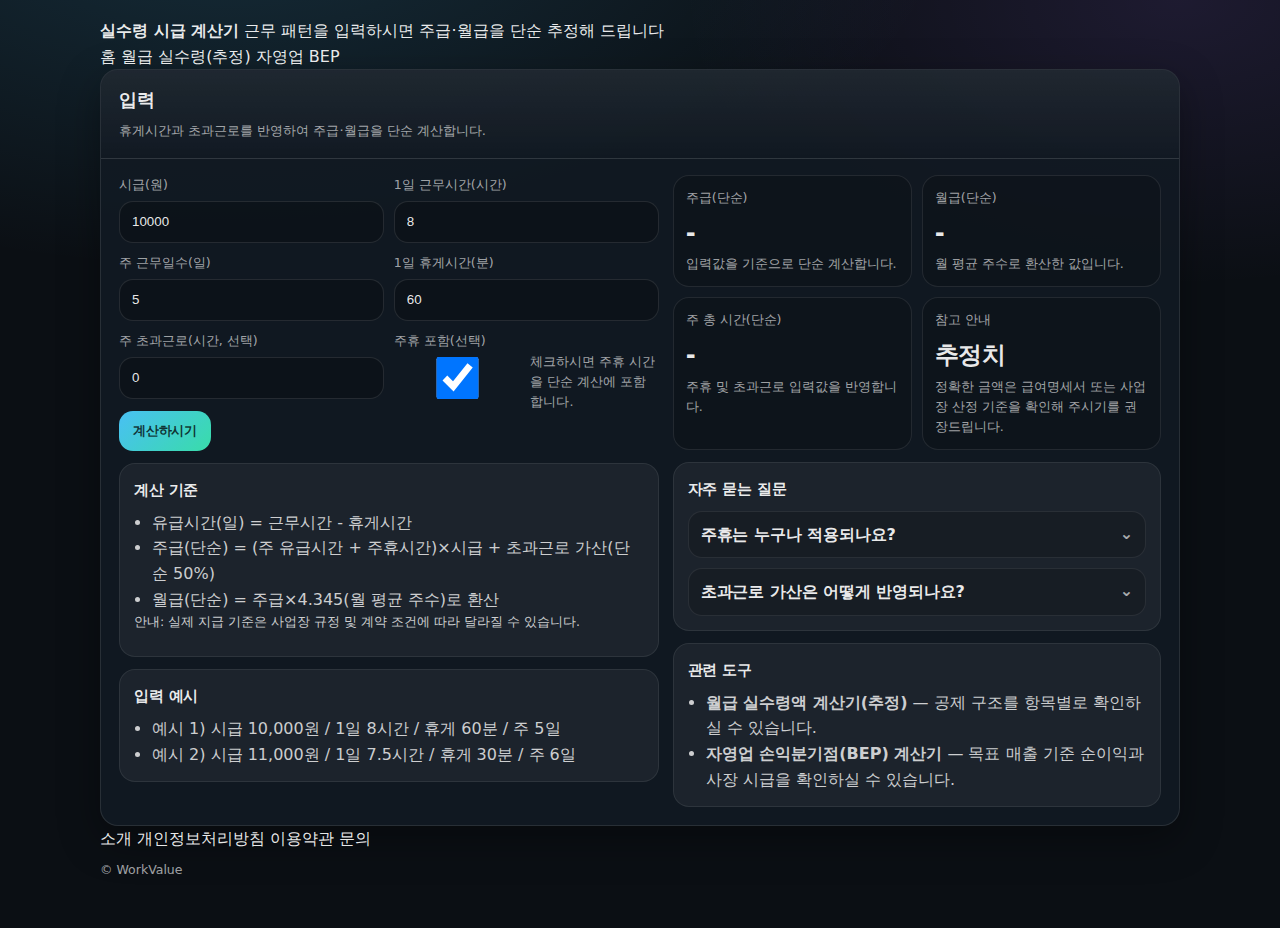
<file: employee/hourly.html>
<!doctype html>
<html lang="ko">
<head>
  <meta charset="UTF-8" />
  <meta name="viewport" content="width=device-width, initial-scale=1" />
  <title>실수령 시급 계산기 | 주급·월급 단순 추정 | WorkValue</title>
  <meta name="description" content="시급, 근무시간, 휴게시간, 주 근무일수, 초과근로를 입력하시면 주급·월급을 단순 추정해 드립니다. 계산 기준과 예시, FAQ도 함께 확인하실 수 있습니다." />
  <meta name="robots" content="index,follow" />
  <link rel="canonical" href="https://workvalue.kr/employee/hourly.html" />
  <link rel="stylesheet" href="/assets/styles.css" />
  <meta name="google-site-verification" content="2j0qNv5hU7oaXeGm5eFOfF0MPQueETQQGz-Ue2rr0cQ" />
</head>

<body>
  <div class="container">
    <header>
      <div class="brand">
        <div class="dot"></div>
        <div class="t">
          <strong>실수령 시급 계산기</strong>
          <span>근무 패턴을 입력하시면 주급·월급을 단순 추정해 드립니다</span>
        </div>
      </div>
      <nav aria-label="이동">
        <a href="/">홈</a>
        <a href="/employee/salary-net.html">월급 실수령(추정)</a>
        <a href="/business/bep.html">자영업 BEP</a>
      </nav>
    </header>

    <section class="card">
      <div class="cardHead">
        <div>
          <h2>입력</h2>
          <p class="sub">휴게시간과 초과근로를 반영하여 주급·월급을 단순 계산합니다.</p>
        </div>
      </div>

      <div class="cardBody">
        <div class="cols">
          <div>
            <div class="row">
              <div>
                <label>시급(원)</label>
                <input id="hourlyWage" type="number" value="10000" min="0" step="10" />
              </div>
              <div>
                <label>1일 근무시간(시간)</label>
                <input id="hoursPerDayH" type="number" value="8" min="0" step="0.5" />
              </div>
            </div>

            <div class="row" style="margin-top:10px;">
              <div>
                <label>주 근무일수(일)</label>
                <input id="daysPerWeekH" type="number" value="5" min="0" max="7" step="1" />
              </div>
              <div>
                <label>1일 휴게시간(분)</label>
                <input id="breakMinH" type="number" value="60" min="0" step="10" />
              </div>
            </div>

            <div class="row" style="margin-top:10px;">
              <div>
                <label>주 초과근로(시간, 선택)</label>
                <input id="overtimeWeekH" type="number" value="0" min="0" step="0.5" />
              </div>
              <div>
                <label>주휴 포함(선택)</label>
                <div style="display:flex; gap:10px; align-items:center; height:42px;">
                  <input id="includeHolidayH" type="checkbox" checked />
                  <span class="small">체크하시면 주휴 시간을 단순 계산에 포함합니다.</span>
                </div>
              </div>
            </div>

            <div class="btnrow">
              <button class="primary" id="btnCalcH">계산하시기</button>
            </div>

            <div class="content">
              <h3>계산 기준</h3>
              <ul>
                <li>유급시간(일) = 근무시간 - 휴게시간</li>
                <li>주급(단순) = (주 유급시간 + 주휴시간)×시급 + 초과근로 가산(단순 50%)</li>
                <li>월급(단순) = 주급×4.345(월 평균 주수)로 환산</li>
              </ul>
              <p class="small">안내: 실제 지급 기준은 사업장 규정 및 계약 조건에 따라 달라질 수 있습니다.</p>
            </div>

            <div class="content">
              <h3>입력 예시</h3>
              <ul>
                <li>예시 1) 시급 10,000원 / 1일 8시간 / 휴게 60분 / 주 5일</li>
                <li>예시 2) 시급 11,000원 / 1일 7.5시간 / 휴게 30분 / 주 6일</li>
              </ul>
            </div>
          </div>

          <div>
            <div class="kpi">
              <div class="box">
                <p class="t">주급(단순)</p>
                <p class="v" id="kpiWeeklyH">-</p>
                <p class="h">입력값을 기준으로 단순 계산합니다.</p>
              </div>
              <div class="box">
                <p class="t">월급(단순)</p>
                <p class="v" id="kpiMonthlyH">-</p>
                <p class="h">월 평균 주수로 환산한 값입니다.</p>
              </div>
              <div class="box">
                <p class="t">주 총 시간(단순)</p>
                <p class="v" id="kpiHoursH">-</p>
                <p class="h">주휴 및 초과근로 입력값을 반영합니다.</p>
              </div>
              <div class="box">
                <p class="t">참고 안내</p>
                <p class="v">추정치</p>
                <p class="h">정확한 금액은 급여명세서 또는 사업장 산정 기준을 확인해 주시기를 권장드립니다.</p>
              </div>
            </div>

            <div class="content">
              <h3>자주 묻는 질문</h3>
              <div class="faq">
                <details>
                  <summary>주휴는 누구나 적용되나요?</summary>
                  <p>주휴는 요건 충족 여부에 따라 달라질 수 있습니다. 본 계산기는 체크 여부에 따라 단순 계산에 포함합니다.</p>
                </details>
                <details>
                  <summary>초과근로 가산은 어떻게 반영되나요?</summary>
                  <p>본 페이지에서는 이해를 돕기 위해 초과근로 가산을 단순 50%로 반영합니다.</p>
                </details>
              </div>
            </div>

            <div class="content">
              <h3>관련 도구</h3>
              <ul>
                <li><a href="/employee/salary-net.html"><b>월급 실수령액 계산기(추정)</b></a> — 공제 구조를 항목별로 확인하실 수 있습니다.</li>
                <li><a href="/business/bep.html"><b>자영업 손익분기점(BEP) 계산기</b></a> — 목표 매출 기준 순이익과 사장 시급을 확인하실 수 있습니다.</li>
              </ul>
            </div>

          </div>
        </div>
      </div>
    </section>

    <footer>
      <div class="links">
        <a href="/about.html">소개</a>
        <a href="/privacy.html">개인정보처리방침</a>
        <a href="/terms.html">이용약관</a>
        <a href="/contact.html">문의</a>
      </div>
      <p class="small">© <span id="y"></span> WorkValue</p>
    </footer>
  </div>

  <script type="module">
    import { calcHourly } from "/assets/app.js";
    document.getElementById("y").textContent = new Date().getFullYear();
    document.getElementById("btnCalcH").addEventListener("click", calcHourly);
    calcHourly();
  </script>
</body>
</html>
</file>
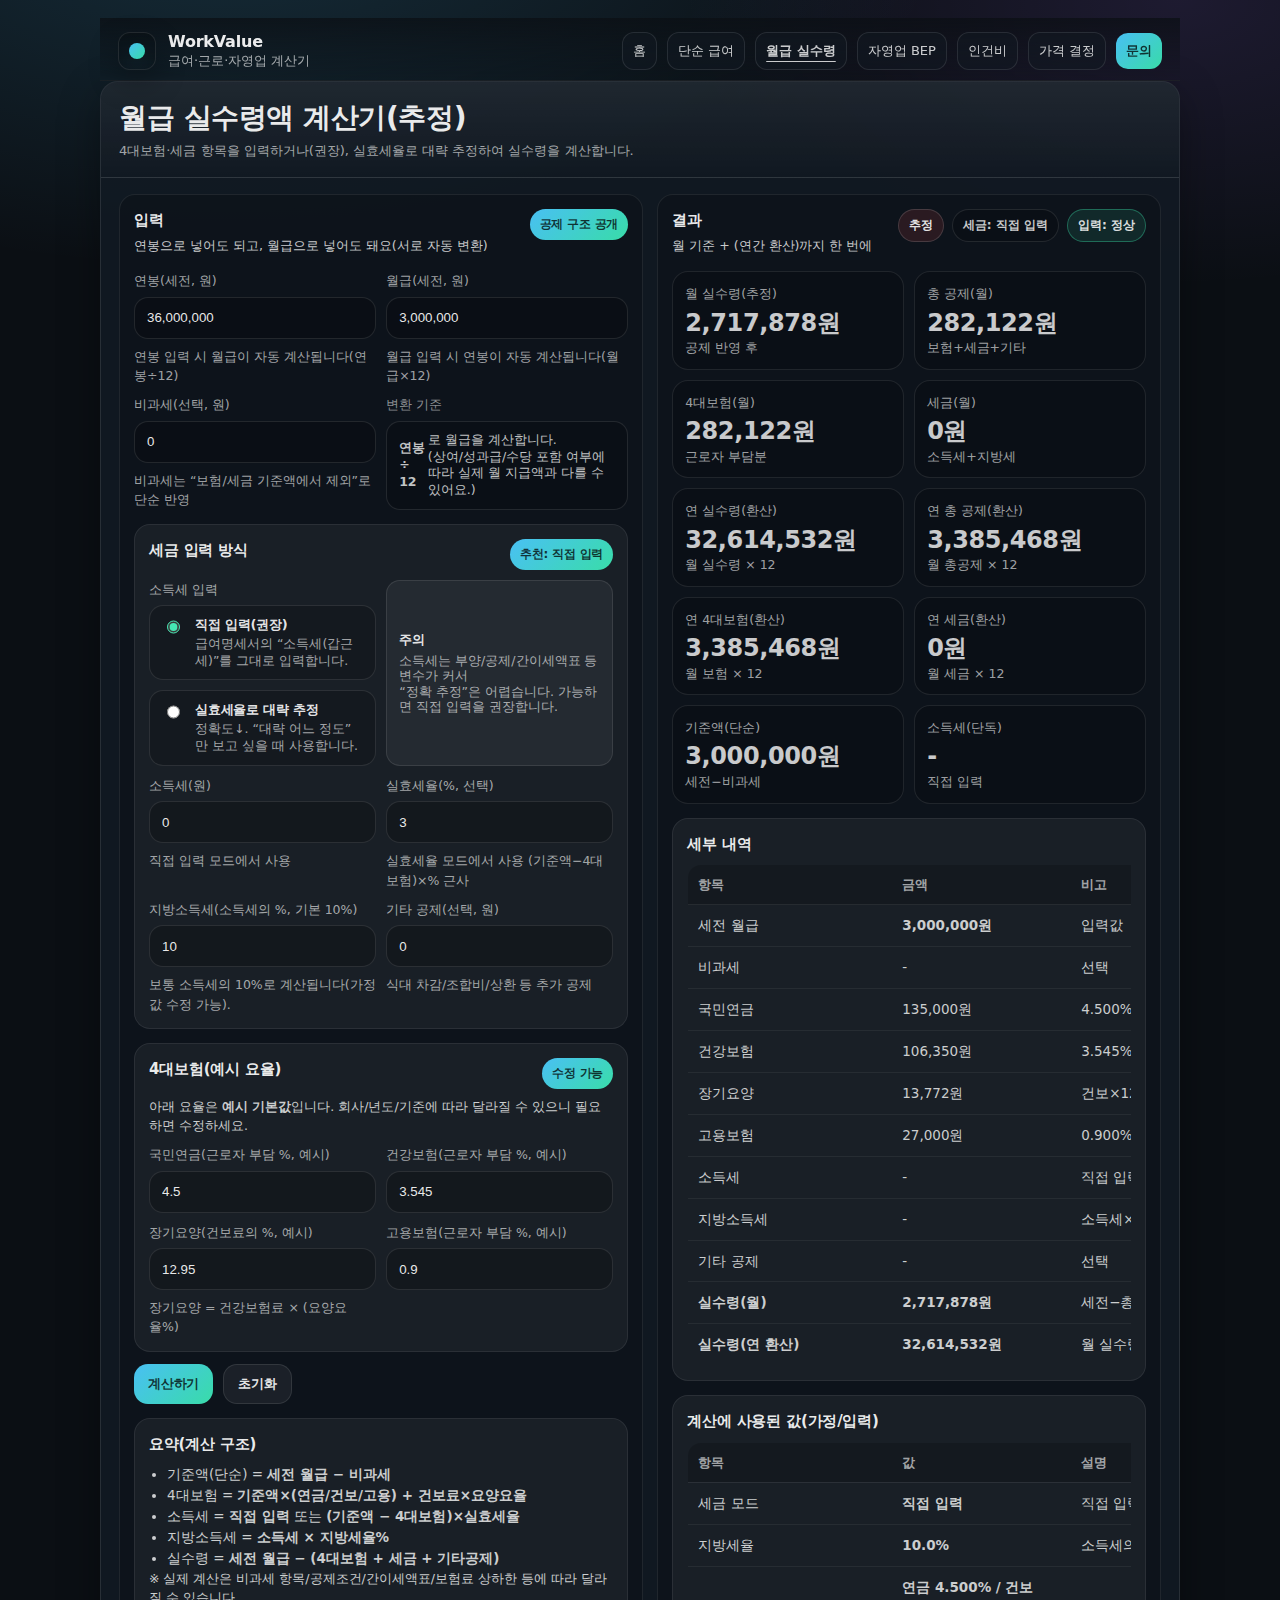
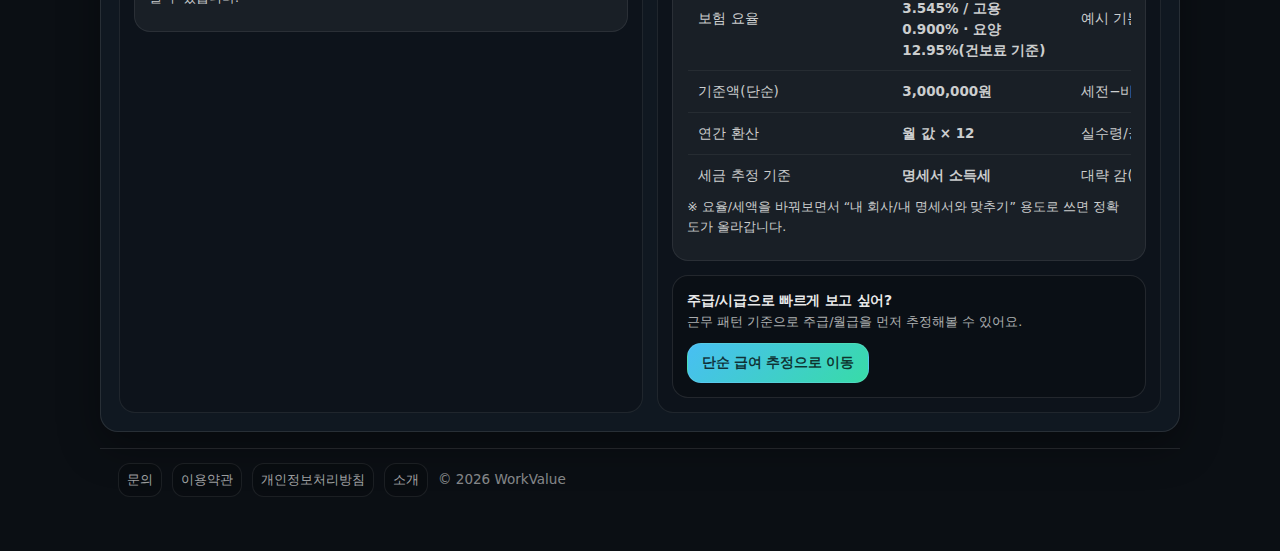
<file: employee/salary-net.html>
<!doctype html>
<html lang="ko">
<head>
  <meta charset="UTF-8" />
  <meta name="viewport" content="width=device-width, initial-scale=1" />
  <title>월급 실수령액 계산기(추정) | 공제 항목 한눈에 | WorkValue</title>
  <meta name="description" content="월급(세전)과 4대보험/세금 입력(또는 실효세율 추정)으로 월급 실수령액을 빠르게 계산합니다. 계산에 사용된 가정값(요율/세액)도 함께 표기합니다." />
  <meta name="robots" content="index,follow" />
  <link rel="canonical" href="https://workvalue.kr/employee/salary-net.html" />
  <link rel="stylesheet" href="/assets/styles.css" />
  <meta name="google-site-verification" content="2j0qNv5hU7oaXeGm5eFOfF0MPQueETQQGz-Ue2rr0cQ" />
</head>

<body>
  <div class="container">

    <header id="wvHeaderMount"></header>

    <section class="card">
      <div class="cardHead hero">
        <div>
          <h1 class="heroTitle">월급 실수령액 계산기(추정)</h1>
          <p class="sub heroSub">
            4대보험·세금 항목을 입력하거나(권장), 실효세율로 대략 추정하여 실수령을 계산합니다.
          </p>
        </div>
      </div>

      <div class="cardBody">
        <div class="cols2">

          <!-- 입력 -->
          <div class="content panel" style="margin-top:0;">
            <div class="panelHead">
              <div class="phLeft">
                <h3>입력</h3>
                <p class="phSub">연봉으로 넣어도 되고, 월급으로 넣어도 돼요(서로 자동 변환)</p>
              </div>
              <span class="pill">공제 구조 공개</span>
            </div>

            <!-- ✅ 연봉/월급 입력 (연동) -->
            <div class="row">
              <div>
                <label for="annualPay">연봉(세전, 원)</label>
                <input id="annualPay" inputmode="numeric" placeholder="예: 36,000,000" />
                <div class="small">연봉 입력 시 월급이 자동 계산됩니다(연봉÷12)</div>
              </div>

              <div>
                <label for="grossPay">월급(세전, 원)</label>
                <input id="grossPay" inputmode="numeric" placeholder="예: 3,000,000" />
                <div class="small">월급 입력 시 연봉이 자동 계산됩니다(월급×12)</div>
              </div>
            </div>

            <div class="row" style="margin-top:10px;">
              <div>
                <label for="nonTaxable">비과세(선택, 원)</label>
                <input id="nonTaxable" inputmode="numeric" placeholder="예: 0" />
                <div class="small">비과세는 “보험/세금 기준액에서 제외”로 단순 반영</div>
              </div>
              <div>
                <label class="mutedLabel">변환 기준</label>
                <div class="infoMini">
                  <b>연봉 ÷ 12</b>로 월급을 계산합니다.<br/>
                  (상여/성과급/수당 포함 여부에 따라 실제 월 지급액과 다를 수 있어요.)
                </div>
              </div>
            </div>

            <div class="noticeLine" id="warnLine" style="display:none;"></div>

            <div class="content" style="margin-top:14px;">
              <div class="panelHead ghostHead">
                <h3 style="margin:0;">세금 입력 방식</h3>
                <span class="pill">추천: 직접 입력</span>
              </div>

              <div class="row" style="margin-top:10px;">
                <div>
                  <label>소득세 입력</label>

                  <div class="toggleRow">
                    <input id="taxModeDirect" type="radio" name="taxMode" checked />
                    <div class="toggleText">
                      <div class="toggleTitle">직접 입력(권장)</div>
                      <div class="toggleDesc">급여명세서의 “소득세(갑근세)”를 그대로 입력합니다.</div>
                    </div>
                  </div>

                  <div class="toggleRow" style="margin-top:10px;">
                    <input id="taxModeRate" type="radio" name="taxMode" />
                    <div class="toggleText">
                      <div class="toggleTitle">실효세율로 대략 추정</div>
                      <div class="toggleDesc">정확도↓. “대략 어느 정도”만 보고 싶을 때 사용합니다.</div>
                    </div>
                  </div>
                </div>

                <div class="infoBox">
                  <div class="infoTitle">주의</div>
                  <div class="infoDesc">
                    소득세는 부양/공제/간이세액표 등 변수가 커서<br/>
                    “정확 추정”은 어렵습니다. 가능하면 직접 입력을 권장합니다.
                  </div>
                </div>
              </div>

              <div class="row" style="margin-top:10px;">
                <div>
                  <label for="incomeTax">소득세(원)</label>
                  <input id="incomeTax" inputmode="numeric" placeholder="예: 50,000" />
                  <div class="small">직접 입력 모드에서 사용</div>
                </div>

                <div>
                  <label for="effectiveTaxRate">실효세율(%, 선택)</label>
                  <input id="effectiveTaxRate" inputmode="decimal" placeholder="예: 3" />
                  <div class="small">실효세율 모드에서 사용 (기준액−4대보험)×% 근사</div>
                </div>
              </div>

              <div class="row" style="margin-top:10px;">
                <div>
                  <label for="localTaxRate">지방소득세(소득세의 %, 기본 10%)</label>
                  <input id="localTaxRate" inputmode="decimal" placeholder="예: 10" />
                  <div class="small">보통 소득세의 10%로 계산됩니다(가정값 수정 가능).</div>
                </div>

                <div>
                  <label for="otherDeductions">기타 공제(선택, 원)</label>
                  <input id="otherDeductions" inputmode="numeric" placeholder="예: 0" />
                  <div class="small">식대 차감/조합비/상환 등 추가 공제</div>
                </div>
              </div>
            </div>

            <div class="content" style="margin-top:14px;">
              <div class="panelHead ghostHead">
                <h3 style="margin:0;">4대보험(예시 요율)</h3>
                <span class="pill">수정 가능</span>
              </div>
              <p class="small" style="margin-top:8px;">
                아래 요율은 <b>예시 기본값</b>입니다. 회사/년도/기준에 따라 달라질 수 있으니 필요하면 수정하세요.
              </p>

              <div class="row" style="margin-top:10px;">
                <div>
                  <label for="pensionRate">국민연금(근로자 부담 %, 예시)</label>
                  <input id="pensionRate" inputmode="decimal" placeholder="예: 4.5" />
                </div>
                <div>
                  <label for="healthRate">건강보험(근로자 부담 %, 예시)</label>
                  <input id="healthRate" inputmode="decimal" placeholder="예: 3.545" />
                </div>
              </div>

              <div class="row" style="margin-top:10px;">
                <div>
                  <label for="careRate">장기요양(건보료의 %, 예시)</label>
                  <input id="careRate" inputmode="decimal" placeholder="예: 12.95" />
                  <div class="small">장기요양 = 건강보험료 × (요양요율%)</div>
                </div>
                <div>
                  <label for="employmentRate">고용보험(근로자 부담 %, 예시)</label>
                  <input id="employmentRate" inputmode="decimal" placeholder="예: 0.9" />
                </div>
              </div>
            </div>

            <div class="btnrow">
              <button class="primary" id="btnCalc" type="button">계산하기</button>
              <button class="ghost" id="btnReset" type="button">초기화</button>
            </div>

            <div class="content" style="margin-top:14px;">
              <h3>요약(계산 구조)</h3>
              <ul>
                <li>기준액(단순) = <b>세전 월급 − 비과세</b></li>
                <li>4대보험 = <b>기준액×(연금/건보/고용) + 건보료×요양요율</b></li>
                <li>소득세 = <b>직접 입력</b> 또는 <b>(기준액 − 4대보험)×실효세율</b></li>
                <li>지방소득세 = <b>소득세 × 지방세율%</b></li>
                <li>실수령 = <b>세전 월급 − (4대보험 + 세금 + 기타공제)</b></li>
              </ul>
              <p class="small">※ 실제 계산은 비과세 항목/공제조건/간이세액표/보험료 상하한 등에 따라 달라질 수 있습니다.</p>
            </div>
          </div>

          <!-- 결과 -->
          <div class="content panel" style="margin-top:0;">
            <div class="panelHead">
              <div class="phLeft">
                <h3>결과</h3>
                <p class="phSub">월 기준 + (연간 환산)까지 한 번에</p>
              </div>
              <div class="badgeRow">
                <span class="badgeWarn">추정</span>
                <span class="badgeSoft" id="taxModeBadge">세금: -</span>
                <span class="badgeStatus" id="inputBadge">입력: -</span>
              </div>
            </div>

            <!-- ✅ KPI (월) -->
            <div class="kpi">
              <div class="box">
                <p class="t">월 실수령(추정)</p>
                <p class="v" id="kpiNet">-</p>
                <p class="h">공제 반영 후</p>
              </div>
              <div class="box">
                <p class="t">총 공제(월)</p>
                <p class="v" id="kpiDeduct">-</p>
                <p class="h">보험+세금+기타</p>
              </div>
              <div class="box">
                <p class="t">4대보험(월)</p>
                <p class="v" id="kpiIns">-</p>
                <p class="h">근로자 부담분</p>
              </div>
              <div class="box">
                <p class="t">세금(월)</p>
                <p class="v" id="kpiTax">-</p>
                <p class="h">소득세+지방세</p>
              </div>
            </div>

            <!-- ✅ KPI (연간 환산) -->
            <div class="kpi" style="margin-top:10px;">
              <div class="box">
                <p class="t">연 실수령(환산)</p>
                <p class="v" id="kpiNetY">-</p>
                <p class="h">월 실수령 × 12</p>
              </div>
              <div class="box">
                <p class="t">연 총 공제(환산)</p>
                <p class="v" id="kpiDeductY">-</p>
                <p class="h">월 총공제 × 12</p>
              </div>
              <div class="box">
                <p class="t">연 4대보험(환산)</p>
                <p class="v" id="kpiInsY">-</p>
                <p class="h">월 보험 × 12</p>
              </div>
              <div class="box">
                <p class="t">연 세금(환산)</p>
                <p class="v" id="kpiTaxY">-</p>
                <p class="h">월 세금 × 12</p>
              </div>
            </div>

            <div class="kpi" style="margin-top:10px;">
              <div class="box">
                <p class="t">기준액(단순)</p>
                <p class="v" id="kpiBase">-</p>
                <p class="h">세전−비과세</p>
              </div>
              <div class="box">
                <p class="t">소득세(단독)</p>
                <p class="v" id="kpiIncomeTax">-</p>
                <p class="h" id="kpiIncomeTaxHint">직접/추정</p>
              </div>
            </div>

            <div class="content" style="margin-top:14px;">
              <h3>세부 내역</h3>
              <div class="tableWrap">
                <table>
                  <thead>
                    <tr>
                      <th style="width:32%;">항목</th>
                      <th style="width:28%;">금액</th>
                      <th style="width:40%;">비고</th>
                    </tr>
                  </thead>
                  <tbody id="breakdownBody">
                    <tr><td>세전 월급</td><td>-</td><td>입력값</td></tr>
                  </tbody>
                </table>
              </div>
            </div>

            <div class="content" style="margin-top:14px;">
              <h3>계산에 사용된 값(가정/입력)</h3>
              <div class="tableWrap">
                <table>
                  <thead>
                    <tr>
                      <th style="width:32%;">항목</th>
                      <th style="width:28%;">값</th>
                      <th style="width:40%;">설명</th>
                    </tr>
                  </thead>
                  <tbody id="assumptionsBody">
                    <tr><td>세금 모드</td><td>-</td><td>직접 입력 또는 실효세율 추정</td></tr>
                  </tbody>
                </table>
              </div>
              <p class="small">※ 요율/세액을 바꿔보면서 “내 회사/내 명세서와 맞추기” 용도로 쓰면 정확도가 올라갑니다.</p>
            </div>

            <div class="ctaBox">
              <div>
                <div class="ctaTitle">주급/시급으로 빠르게 보고 싶어?</div>
                <div class="ctaDesc">근무 패턴 기준으로 주급/월급을 먼저 추정해볼 수 있어요.</div>
              </div>
              <a class="ctaBtn" href="/employee/hourly.html">단순 급여 추정으로 이동</a>
            </div>

          </div>
        </div>
      </div>
    </section>

  <footer id="wvFooterMount"></footer>
  </div>

  <script type="module">
    // 공통 init(있으면 실행)
    try {
      const mod = await import("/assets/app.js?v=20260203");
      if (mod?.initWorkValue) mod.initWorkValue();
    } catch (_) {}

    const $ = (id) => document.getElementById(id);

    const num = (v, fallback = 0) => {
      const s = String(v ?? "").replace(/,/g, "").trim();
      const n = Number(s);
      return Number.isFinite(n) ? n : fallback;
    };
    const clamp = (n, min, max) => Math.min(Math.max(n, min), max);
    const won = (n) => Math.round(n).toLocaleString("ko-KR") + "원";

    // 콤마 포맷(커서 보존)
    function formatCommaKeepCursor(inputEl) {
      const raw = inputEl.value;
      const selStart = inputEl.selectionStart ?? raw.length;

      const digitsOnly = raw.replace(/[^\d]/g, "");
      if (!digitsOnly) { inputEl.value = ""; return; }

      const formatted = Number(digitsOnly).toLocaleString("ko-KR");
      const leftRaw = raw.slice(0, selStart);
      const leftDigits = leftRaw.replace(/[^\d]/g, "").length;

      inputEl.value = formatted;

      let pos = 0, cnt = 0;
      while (pos < formatted.length) {
        if (/\d/.test(formatted[pos])) cnt++;
        if (cnt >= leftDigits) { pos++; break; }
        pos++;
      }
      inputEl.setSelectionRange(pos, pos);
    }

    function setBadge(el, text, kind /* ok|no|off|warn */) {
      el.textContent = text;
      el.classList.remove("ok","no","off","warn");
      if (kind) el.classList.add(kind);
    }

    // ✅ 연봉↔월급 연동 (무한루프 방지)
    let syncing = false;
    function syncAnnualFromMonthly() {
      if (syncing) return;
      syncing = true;
      const gross = clamp(num($("grossPay").value, 0), 0, 999999999);
      const annual = gross * 12;
      $("annualPay").value = gross > 0 ? annual.toLocaleString("ko-KR") : "";
      syncing = false;
    }
    function syncMonthlyFromAnnual() {
      if (syncing) return;
      syncing = true;
      const annual = clamp(num($("annualPay").value, 0), 0, 999999999999);
      const gross = Math.floor(annual / 12); // 정수원 단위
      $("grossPay").value = annual > 0 ? gross.toLocaleString("ko-KR") : "";
      syncing = false;
    }

    function preset() {
      $("annualPay").value = "36,000,000";
      $("grossPay").value = "3,000,000";
      $("nonTaxable").value = "0";

      $("taxModeDirect").checked = true;
      $("incomeTax").value = "0";
      $("effectiveTaxRate").value = "3";
      $("localTaxRate").value = "10";
      $("otherDeductions").value = "0";

      $("pensionRate").value = "4.5";
      $("healthRate").value = "3.545";
      $("careRate").value = "12.95";
      $("employmentRate").value = "0.9";
    }

    function setTaxModeUI() {
      const direct = $("taxModeDirect").checked;
      $("incomeTax").disabled = !direct;
      $("effectiveTaxRate").disabled = direct;

      const badge = $("taxModeBadge");
      badge.textContent = direct ? "세금: 직접 입력" : "세금: 실효세율";
    }

    function calc() {
      setTaxModeUI();

      const warnLine = $("warnLine");
      warnLine.style.display = "none";
      warnLine.textContent = "";

      const gross = clamp(num($("grossPay").value, 0), 0, 999999999);

      let nonTax = clamp(num($("nonTaxable").value, 0), 0, 999999999);
      if (nonTax > gross) {
        nonTax = gross;
        $("nonTaxable").value = gross.toLocaleString("ko-KR");
        warnLine.style.display = "block";
        warnLine.textContent = "비과세가 세전 월급을 초과해서, 비과세를 세전 월급과 동일하게 조정했어요.";
      }

      // 기준액(단순): 세전 - 비과세
      const base = Math.max(gross - nonTax, 0);

      // 보험 요율
      const pensionR = clamp(num($("pensionRate").value, 0), 0, 20) / 100;
      const healthR = clamp(num($("healthRate").value, 0), 0, 20) / 100;
      const careR = clamp(num($("careRate").value, 0), 0, 50) / 100;
      const employR = clamp(num($("employmentRate").value, 0), 0, 10) / 100;

      const pension = base * pensionR;
      const health = base * healthR;
      const care = health * careR;
      const employ = base * employR;

      const ins = pension + health + care + employ;

      // 세금
      let incomeTax = 0;
      let incomeTaxHint = "";
      if ($("taxModeDirect").checked) {
        incomeTax = clamp(num($("incomeTax").value, 0), 0, 999999999);
        incomeTaxHint = "직접 입력";
      } else {
        const eff = clamp(num($("effectiveTaxRate").value, 0), 0, 50) / 100;
        const taxableApprox = Math.max(base - ins, 0);
        incomeTax = taxableApprox * eff;
        incomeTaxHint = `추정(실효세율 ${(eff*100).toFixed(2)}%)`;
      }

      const localRate = clamp(num($("localTaxRate").value, 10), 0, 30) / 100;
      const localTax = incomeTax * localRate;

      const other = clamp(num($("otherDeductions").value, 0), 0, 999999999);

      const tax = incomeTax + localTax;
      const deduct = ins + tax + other;
      const net = Math.max(gross - deduct, 0);

      // ✅ 연간 환산 (월 기준 × 12)
      const netY = net * 12;
      const deductY = deduct * 12;
      const insY = ins * 12;
      const taxY = tax * 12;

      // KPI (월)
      $("kpiNet").textContent = (gross > 0 ? won(net) : "-");
      $("kpiDeduct").textContent = (gross > 0 ? won(deduct) : "-");
      $("kpiIns").textContent = (gross > 0 ? won(ins) : "-");
      $("kpiTax").textContent = (gross > 0 ? won(tax) : "-");
      $("kpiBase").textContent = (gross > 0 ? won(base) : "-");
      $("kpiIncomeTax").textContent = (gross > 0 ? (incomeTax > 0 ? won(incomeTax) : "-") : "-");
      $("kpiIncomeTaxHint").textContent = incomeTaxHint || "-";

      // KPI (연)
      $("kpiNetY").textContent = (gross > 0 ? won(netY) : "-");
      $("kpiDeductY").textContent = (gross > 0 ? won(deductY) : "-");
      $("kpiInsY").textContent = (gross > 0 ? won(insY) : "-");
      $("kpiTaxY").textContent = (gross > 0 ? won(taxY) : "-");

      // 입력 상태 배지
      const inputBadge = $("inputBadge");
      const okInputs = (gross > 0);
      setBadge(inputBadge, okInputs ? "입력: 정상" : "입력: 부족", okInputs ? "ok" : "warn");

      // breakdown
      $("breakdownBody").innerHTML = `
        <tr><td>세전 월급</td><td><b>${won(gross)}</b></td><td>입력값</td></tr>
        <tr><td>비과세</td><td>${nonTax > 0 ? won(nonTax) : "-"}</td><td>선택</td></tr>
        <tr><td>국민연금</td><td>${pension > 0 ? won(pension) : "-"}</td><td>${(pensionR*100).toFixed(3)}%</td></tr>
        <tr><td>건강보험</td><td>${health > 0 ? won(health) : "-"}</td><td>${(healthR*100).toFixed(3)}%</td></tr>
        <tr><td>장기요양</td><td>${care > 0 ? won(care) : "-"}</td><td>건보×${(careR*100).toFixed(2)}%</td></tr>
        <tr><td>고용보험</td><td>${employ > 0 ? won(employ) : "-"}</td><td>${(employR*100).toFixed(3)}%</td></tr>
        <tr><td>소득세</td><td>${incomeTax > 0 ? won(incomeTax) : "-"}</td><td>${$("taxModeDirect").checked ? "직접 입력" : "실효세율 추정"}</td></tr>
        <tr><td>지방소득세</td><td>${localTax > 0 ? won(localTax) : "-"}</td><td>소득세×${(localRate*100).toFixed(1)}%</td></tr>
        <tr><td>기타 공제</td><td>${other > 0 ? won(other) : "-"}</td><td>선택</td></tr>
        <tr><td><b>실수령(월)</b></td><td><b>${won(net)}</b></td><td>세전−총공제</td></tr>
        <tr><td><b>실수령(연 환산)</b></td><td><b>${won(netY)}</b></td><td>월 실수령×12</td></tr>
      `;

      // assumptions
      const taxModeText = $("taxModeDirect").checked ? "직접 입력" : "실효세율";
      const insText = `연금 ${(pensionR*100).toFixed(3)}% / 건보 ${(healthR*100).toFixed(3)}% / 고용 ${(employR*100).toFixed(3)}% · 요양 ${(careR*100).toFixed(2)}%(건보료 기준)`;

      $("assumptionsBody").innerHTML = `
        <tr><td>세금 모드</td><td><b>${taxModeText}</b></td><td>직접 입력이 정확도가 높음</td></tr>
        <tr><td>지방세율</td><td><b>${(localRate*100).toFixed(1)}%</b></td><td>소득세의 %</td></tr>
        <tr><td>보험 요율</td><td><b>${insText}</b></td><td>예시 기본값(수정 가능)</td></tr>
        <tr><td>기준액(단순)</td><td><b>${won(base)}</b></td><td>세전−비과세</td></tr>
        <tr><td>연간 환산</td><td><b>월 값 × 12</b></td><td>실수령/공제/보험/세금 연 환산</td></tr>
        <tr><td>세금 추정 기준</td><td><b>${$("taxModeDirect").checked ? "명세서 소득세" : "(기준액−4대보험)×실효세율"}</b></td><td>대략 감(근사)</td></tr>
      `;
    }

    // 버튼
    $("btnCalc").addEventListener("click", calc);
    $("btnReset").addEventListener("click", () => { preset(); setTaxModeUI(); calc(); });

    // 라디오 변경
    $("taxModeDirect").addEventListener("change", () => { setTaxModeUI(); calc(); });
    $("taxModeRate").addEventListener("change", () => { setTaxModeUI(); calc(); });

    // ✅ 연봉/월급 입력 이벤트(콤마 + 연동 + 계산)
    $("annualPay").addEventListener("input", (e) => {
      formatCommaKeepCursor(e.target);
      syncMonthlyFromAnnual();
      calc();
    });
    $("grossPay").addEventListener("input", (e) => {
      formatCommaKeepCursor(e.target);
      syncAnnualFromMonthly();
      calc();
    });

    // 콤마 자동(원 단위 입력)
    ["nonTaxable","incomeTax","otherDeductions"].forEach(id=>{
      $(id).addEventListener("input", (e) => {
        formatCommaKeepCursor(e.target);
        calc();
      });
    });

    // 숫자 입력 변경 시 자동 계산
    [
      "effectiveTaxRate","localTaxRate",
      "pensionRate","healthRate","careRate","employmentRate"
    ].forEach(id=>{
      $(id).addEventListener("input", calc);
    });

    // Enter로 계산
    [
      "annualPay","grossPay","nonTaxable","incomeTax","effectiveTaxRate","localTaxRate","otherDeductions",
      "pensionRate","healthRate","careRate","employmentRate"
    ].forEach(id=>{
      $(id).addEventListener("keydown", (e) => { if (e.key === "Enter") calc(); });
    });

    // footer year
    const y = document.getElementById("y");
    if (y) y.textContent = String(new Date().getFullYear());

    preset();
    setTaxModeUI();
    syncMonthlyFromAnnual();
    syncAnnualFromMonthly();
    calc();
  </script>

  <style>
    :root{
      --fs-hero: clamp(20px, 2.2vw, 28px);
      --fs-h3: clamp(15px, 1.2vw, 16px);
      --fs-body: clamp(13.5px, 1.05vw, 14.5px);
      --lh: 1.55;
    }
    body{ font-size: var(--fs-body); line-height: var(--lh); }
    .heroTitle{ font-size: var(--fs-hero); letter-spacing: -.4px; margin:0; }
    .heroSub{ max-width: 78ch; }

    nav[aria-label="이동"] a{ white-space: nowrap; }

    .cols2{
      display:grid;
      grid-template-columns: minmax(0, 1.02fr) minmax(0, .98fr);
      gap:14px;
    }
    @media (max-width: 980px){
      .cols2{ grid-template-columns: 1fr; }
    }

    .panelHead{
      display:flex;
      align-items:flex-start;
      justify-content:space-between;
      gap:12px;
      margin-bottom: 6px;
    }
    .phLeft{ display:flex; flex-direction:column; gap:4px; min-width:0; }
    .phLeft h3{ margin:0; font-size: var(--fs-h3); letter-spacing:-.2px; }
    .phSub{
      margin:0;
      font-size: 12.5px;
      color: var(--muted);
      line-height:1.45;
    }
    .ghostHead{
      padding:0 !important;
      border:0 !important;
      background:none !important;
    }

    .kpi .t{ font-size:12.5px; }
    .kpi .v{ font-size: clamp(20px, 2.2vw, 24px); line-height:1.15; }
    .kpi .h{ font-size:12.5px; line-height:1.4; }

    .tableWrap{ overflow-x:auto; }
    table{ min-width: 640px; }

    .toggleRow{
      display:flex;
      gap:12px;
      align-items:flex-start;
      padding: 10px 12px;
      border-radius: 14px;
      border: 1px solid rgba(255,255,255,.10);
      background: rgba(0,0,0,.18);
      min-height: 42px;
    }
    .toggleRow input{
      width: 18px;
      height: 18px;
      margin-top: 2px;
      accent-color: rgba(59,231,176,.95);
    }
    .toggleText{ display:flex; flex-direction:column; gap:2px; line-height: 1.35; }
    .toggleTitle{ font-weight: 900; letter-spacing: -.2px; font-size: 13px; color: rgba(255,255,255,.90); }
    .toggleDesc{ font-size: 12.5px; color: rgba(255,255,255,.62); }

    .infoBox{
      display:flex;
      flex-direction:column;
      justify-content:center;
      gap:2px;
      min-height: 42px;
      padding: 10px 12px;
      border-radius: 14px;
      border: 1px solid rgba(255,255,255,.10);
      background: rgba(255,255,255,.05);
    }
    .infoTitle{ font-weight: 900; letter-spacing: -.2px; font-size: 13px; color: rgba(255,255,255,.90); }
    .infoDesc{ font-size: 12.5px; color: rgba(255,255,255,.62); line-height: 1.25; }

    .badgeRow{
      display:flex;
      gap:8px;
      flex-wrap:wrap;
      justify-content:flex-end;
      align-items:center;
    }
    .badgeWarn{
      font-size:12px; font-weight:900;
      padding:6px 10px; border-radius:999px;
      border:1px solid rgba(255,255,255,.14);
      background: rgba(255, 80, 80, .12);
      color: rgba(255,255,255,.88);
      white-space: nowrap;
    }
    .badgeSoft{
      font-size:12px; font-weight:900;
      padding:6px 10px; border-radius:999px;
      border:1px solid rgba(255,255,255,.10);
      background: rgba(0,0,0,.18);
      color: rgba(255,255,255,.78);
      white-space: nowrap;
    }
    .badgeStatus{
      font-size:12px; font-weight:900;
      padding:6px 10px; border-radius:999px;
      border:1px solid rgba(255,255,255,.10);
      background: rgba(255,255,255,.06);
      color: rgba(255,255,255,.86);
      white-space: nowrap;
    }
    .badgeStatus.ok{
      border-color: rgba(59,231,176,.35);
      background: rgba(59,231,176,.10);
    }
    .badgeStatus.warn{
      border-color: rgba(255, 180, 80, .35);
      background: rgba(255, 180, 80, .10);
      color: rgba(255,255,255,.88);
    }

    .noticeLine{
      margin-top: 10px;
      padding: 10px 12px;
      border-radius: 14px;
      border: 1px solid rgba(255, 180, 80, .25);
      background: rgba(255, 180, 80, .10);
      color: rgba(255,255,255,.88);
      font-size: 12.5px;
      line-height: 1.35;
    }

    .mutedLabel{ opacity:.85; }
    .infoMini{
      padding: 10px 12px;
      border-radius: 14px;
      border: 1px solid rgba(255,255,255,.10);
      background: rgba(0,0,0,.16);
      color: rgba(255,255,255,.75);
      font-size: 12.5px;
      line-height: 1.35;
      min-height: 42px;
      display:flex;
      align-items:center;
    }

    .ctaBox{
      margin-top: 14px;
      padding: 14px 14px;
      border-radius: 16px;
      border: 1px solid rgba(255,255,255,.10);
      background: rgba(0,0,0,.20);
      display:flex;
      align-items:center;
      justify-content:space-between;
      gap:12px;
      flex-wrap:wrap;
    }
    .ctaTitle{
      font-weight: 900;
      letter-spacing: -.3px;
      font-size: 14px;
      color: rgba(255,255,255,.92);
      margin-bottom: 2px;
    }
    .ctaDesc{
      font-size: 12.5px;
      color: rgba(255,255,255,.68);
      line-height: 1.35;
    }
    .ctaBtn{
      display:inline-flex;
      align-items:center;
      justify-content:center;
      height: 40px;
      padding: 0 14px;
      border-radius: 14px;
      font-weight: 900;
      letter-spacing: -.2px;
      border: 1px solid rgba(255,255,255,.10);
      background: linear-gradient(135deg, rgba(76,201,255,.95), rgba(59,231,176,.95));
      color: rgba(0,0,0,.75);
      white-space: nowrap;
      text-decoration:none;
    }
    .ctaBtn:hover{ opacity: .92; }

    @media (max-width:720px){
      .ctaBox{ align-items: stretch; }
      .ctaBtn{ width: 100%; }
    }
  </style>
</body>
</html>
</file>
<file: assets/styles.css>
:root{
  --bg:#0b0f14;
  --card:#121a23;
  --card2:#0f151d;
  --line:rgba(255,255,255,.10);
  --text:rgba(255,255,255,.92);
  --muted:rgba(255,255,255,.62);
  --soft:rgba(255,255,255,.78);
  --shadow: 0 14px 40px rgba(0,0,0,.35);

  --aqua: rgba(76,201,255,.95);
  --mint: rgba(59,231,176,.95);
  --violet: rgba(164,109,255,.70);

  --radius:18px;

  /* ✅ header 좌/우 여백 & max width */
  --wrap: 1100px;
  --wrapPadX: 18px;
}

*{box-sizing:border-box}
html,body{height:100%}
body{
  margin:0;
  color:var(--text);
  font-family: ui-sans-serif, system-ui, -apple-system, Segoe UI, Roboto, "Apple SD Gothic Neo", "Noto Sans KR", Arial, sans-serif;
  line-height:1.6;
  background:
    radial-gradient(1200px 600px at 18% -10%, rgba(76,201,255,.16), transparent 60%),
    radial-gradient(900px 520px at 92% 0%, rgba(164,109,255,.12), transparent 55%),
    var(--bg);

  /* ✅ 하단 그라데이션 번짐 제거 */
  background-attachment: fixed;
}

a{color:inherit;text-decoration:none}
a:hover{opacity:.92}

/* =========================
   Layout container
========================= */
.container{
  width:min(1080px, calc(100% - 32px));
  margin:0 auto;
  padding: 18px 0 36px;
}

/* =========================
   ✅ (중요) 전역 header/nav 스타일 제거
   - 기존에 header/nav를 직접 잡으면, wvHeader 주입 후 페이지마다 깨짐
   - 앞으로 헤더는 .wvHeader 전용으로만 스타일링
========================= */
/* (의도적으로 비워둠) */


/* =========================
   ✅ WorkValue Header (wvHeader 전용)
   - 좌측 여백 확보
   - nav 전부 오른쪽 정렬
   - 모바일 토글 대응 (JS가 display 제어)
========================= */
.wvHeader{
  position: sticky;
  top: 0;
  z-index: 50;
  backdrop-filter: blur(10px);
  background: linear-gradient(180deg, rgba(11,15,20,.74), rgba(11,15,20,0));
  border-bottom: 1px solid rgba(255,255,255,.06);
}

.wvHeaderInner{
  max-width: var(--wrap);
  margin: 0 auto;
  padding: 14px var(--wrapPadX) 10px; /* ✅ 좌측 여백 여기서 확보 */
  display:flex;
  align-items:center;
  justify-content:space-between;
  gap:14px;
}

/* Brand */
.wvBrand{
  display:flex;
  align-items:center;
  gap:12px;
  min-width: 0;
}

.wvLogo{
  position: relative;
  width: 38px;
  height: 38px;
  border-radius: 12px;
  display:inline-flex;
  align-items:center;
  justify-content:center;
  background: rgba(0,0,0,.22);
  border: 1px solid rgba(255,255,255,.10);
  box-shadow: 0 12px 30px rgba(0,0,0,.25);
  overflow:hidden;
}
.wvLogoDot{
  width: 16px;
  height: 16px;
  border-radius: 999px;
  background: linear-gradient(135deg, var(--aqua), var(--mint));
  box-shadow: 0 12px 26px rgba(76,201,255,.18);
}
.wvLogoRing{
  position:absolute;
  inset:-10px;
  border-radius: 999px;
  border: 1px solid rgba(76,201,255,.16);
  transform: rotate(18deg);
}

.wvBrandText{
  display:flex;
  flex-direction:column;
  gap:2px;
  min-width:0;
}
.wvBrandTitle{
  font-size: 16px;
  letter-spacing: -.2px;
  line-height: 1.1;
  white-space: nowrap;
}
.wvBrandSub{
  font-size: 13px;
  color: var(--muted);
  line-height: 1.2;
  white-space: nowrap;
}

/* Menu button (mobile) */
.wvMenuBtn{
  display:none;
  width: 40px;
  height: 40px;
  border-radius: 14px;
  border: 1px solid rgba(255,255,255,.10);
  background: rgba(18,26,35,.55);
  cursor:pointer;
  flex: 0 0 auto;
}
.wvMenuBtn:hover{ opacity:.92; }

.wvMenuIcon{
  display:block;
  width: 18px;
  height: 2px;
  background: rgba(255,255,255,.86);
  border-radius: 999px;
  margin: 0 auto;
  position: relative;
}
.wvMenuIcon::before,
.wvMenuIcon::after{
  content:"";
  position:absolute;
  left:0;
  width: 18px;
  height: 2px;
  background: rgba(255,255,255,.86);
  border-radius: 999px;
}
.wvMenuIcon::before{ top: -6px; }
.wvMenuIcon::after{ top: 6px; }

/* Nav (✅ 전부 오른쪽 정렬) */
.wvNav{
  display:flex;
  align-items:center;
  justify-content:flex-end;   /* ✅ 핵심: 오른쪽 정렬 */
  gap:10px;
  flex-wrap:wrap;
  margin-left:auto;           /* ✅ 브랜드와 확실히 분리 */
}

.wvNavLink,
.wvNavCta{
  font-size:13px;
  color:var(--soft);
  padding:8px 10px;
  border-radius:12px;
  border:1px solid rgba(255,255,255,.10);
  background: rgba(18,26,35,.55);
  transition: transform .12s ease, background .12s ease, border-color .12s ease;
  white-space: nowrap;
}
.wvNavLink:hover,
.wvNavCta:hover{
  transform: translateY(-1px);
  background: rgba(18,26,35,.78);
  border-color: rgba(255,255,255,.14);
}

.wvNavCta{
  font-weight: 900;
  color: rgba(0,0,0,.75);
  border: 0;
  background: linear-gradient(135deg, var(--aqua), var(--mint));
}

/* active */
.wvHeader .active{
  font-weight: 900;
  text-decoration: underline;
  text-underline-offset: 6px;
}

/* Mobile behavior */
@media (max-width: 900px){
  .wvMenuBtn{ display:inline-flex; align-items:center; justify-content:center; }
  .wvNav{
    width: 100%;
    margin-left: 0;
    justify-content: flex-start;
    gap: 8px;
    padding: 10px 0 6px;
  }
  .wvHeaderInner{
    flex-wrap: wrap;
    align-items: center;
  }
}

/* =========================
   Cards
========================= */
.card{
  background: rgba(18,26,35,.85);
  border:1px solid var(--line);
  border-radius: var(--radius);
  box-shadow: var(--shadow);
  overflow:hidden;
}

.cardHead{
  display:flex;
  align-items:flex-start;
  justify-content:space-between;
  gap:12px;
  padding:16px 18px;
  border-bottom:1px solid rgba(255,255,255,.08);
  background: linear-gradient(180deg, rgba(255,255,255,.06), rgba(255,255,255,0));
}

.cardHead.hero{
  padding: 18px 18px 16px;
}

.heroTitle{
  margin:0;
  font-size: 22px;
  line-height: 1.25;
  letter-spacing: -.6px;
}
.heroSub{
  margin-top: 8px;
  font-size: 13.5px;
  max-width: 78ch;
}

.cardHead h2{
  margin:0;
  font-size:18px;
  letter-spacing:-.3px;
}

.sub{
  margin:6px 0 0;
  color:var(--muted);
  font-size:13px;
}

.cardBody{
  padding: 16px 18px 18px;
}

/* =========================
   Grids
========================= */
.cols{
  display:grid;
  grid-template-columns: 1.05fr .95fr;
  gap:14px;
}
@media (max-width: 920px){
  .cols{grid-template-columns:1fr}
}

.cols2{
  display:grid;
  grid-template-columns: minmax(0, 1.02fr) minmax(0, .98fr);
  gap:14px;
}
@media (max-width: 980px){
  .cols2{ grid-template-columns: 1fr; }
}

/* =========================
   Content blocks / Panel
========================= */
.content{
  margin-top:12px;
  padding: 14px 14px;
  border-radius: 16px;
  border: 1px solid rgba(255,255,255,.08);
  background: rgba(255,255,255,.05);
}
.content.panel{
  background: rgba(0,0,0,.18);
}
.content h3{
  margin:0 0 8px;
  font-size:15px;
  letter-spacing:-.2px;
}
.content p{
  margin:0 0 10px;
  color:var(--soft);
}
.content ul{
  margin:8px 0 0;
  padding-left:18px;
  color:var(--soft);
}

.panelHead{
  display:flex;
  align-items:center;
  justify-content:space-between;
  gap:10px;
  margin-bottom: 10px;
}
.panelHead h3{ margin:0; }

.pill{
  font-size: 12px;
  color: rgba(0,0,0,.75);
  background: linear-gradient(135deg, rgba(76,201,255,.95), rgba(59,231,176,.95));
  padding: 6px 10px;
  border-radius: 999px;
  font-weight: 900;
  letter-spacing: -.2px;
}

/* =========================
   Forms
========================= */
.row{
  display:grid;
  grid-template-columns: 1fr 1fr;
  gap:10px;
}
@media (max-width: 720px){
  .row{grid-template-columns:1fr}
}

label{
  display:block;
  font-size:12.5px;
  color:var(--muted);
  margin-bottom:6px;
}

input, select{
  width:100%;
  height:42px;
  border-radius:14px;
  border:1px solid rgba(255,255,255,.10);
  background: rgba(0,0,0,.22);
  color:var(--text);
  padding: 0 12px;
  outline:none;
  font-variant-numeric: tabular-nums;
}

input:focus, select:focus{
  border-color: rgba(76,201,255,.55);
  box-shadow: 0 0 0 3px rgba(76,201,255,.12);
}

.small{
  font-size:12.5px;
  color:var(--muted);
  margin-top:8px;
}

/* =========================
   Buttons
========================= */
.btnrow{
  display:flex;
  gap:10px;
  flex-wrap:wrap;
  margin-top:12px;
}

button{
  border:0;
  cursor:pointer;
  height:40px;
  padding: 0 14px;
  border-radius: 14px;
  font-weight:800;
  letter-spacing:-.2px;
}

button.primary{
  background: linear-gradient(135deg, var(--aqua), var(--mint));
  color: rgba(0,0,0,.75);
}

button.ghost{
  background: rgba(255,255,255,.06);
  color: rgba(255,255,255,.9);
  border: 1px solid rgba(255,255,255,.10);
}

/* =========================
   KPI
========================= */
.kpi{
  display:grid;
  grid-template-columns: 1fr 1fr;
  gap:10px;
}
@media (max-width: 560px){
  .kpi{grid-template-columns:1fr}
}

.kpi .box{
  padding: 12px 12px;
  border-radius: 16px;
  border: 1px solid rgba(255,255,255,.09);
  background: rgba(0,0,0,.16);
}
.kpi .t{
  margin:0;
  font-size:12.5px;
  color:var(--muted);
}
.kpi .v{
  margin:6px 0 2px;
  font-size:24px;
  font-weight:900;
  letter-spacing:-.4px;
}
.kpi .h{
  margin:0;
  font-size:12.5px;
  color:var(--muted);
}

/* =========================
   Table
========================= */
.tableWrap{ overflow-x:auto; }

table{
  width:100%;
  min-width: 640px;
  border-collapse: collapse;
  overflow:hidden;
  border-radius: 14px;
  border: 1px solid rgba(255,255,255,.08);
}
thead th{
  text-align:left;
  font-size:12.5px;
  color: var(--muted);
  padding:10px 10px;
  background: rgba(0,0,0,.18);
  border-bottom: 1px solid rgba(255,255,255,.08);
}
tbody td{
  padding:10px 10px;
  border-bottom: 1px solid rgba(255,255,255,.06);
  color: var(--soft);
}
tbody tr:last-child td{border-bottom:0}

/* =========================
   FAQ
========================= */
.faq details{
  border:1px solid rgba(255,255,255,.08);
  background: rgba(0,0,0,.16);
  border-radius: 14px;
  padding: 10px 12px;
  margin-top:10px;
}
.faq summary{
  cursor:pointer;
  font-weight:800;
  letter-spacing:-.1px;
  display:flex;
  align-items:center;
  justify-content:space-between;
  list-style: none;
}
.faq summary::-webkit-details-marker{ display:none; }
.faq summary::after{
  content: "⌄";
  opacity: .7;
  transform: translateY(-1px);
}
.faq details[open] summary::after{
  content: "⌃";
}
.faq p{margin:8px 0 0; color:var(--soft)}

/* =========================
   CTA Box
========================= */
.ctaBox{
  margin-top: 14px;
  padding: 14px 14px;
  border-radius: 16px;
  border: 1px solid rgba(255,255,255,.10);
  background: rgba(0,0,0,.20);
  display:flex;
  align-items:center;
  justify-content:space-between;
  gap:12px;
  flex-wrap:wrap;
}
.ctaTitle{
  font-weight: 900;
  letter-spacing: -.3px;
  font-size: 14px;
  color: rgba(255,255,255,.92);
  margin-bottom: 2px;
}
.ctaDesc{
  font-size: 12.5px;
  color: rgba(255,255,255,.68);
  line-height: 1.35;
}
.ctaBtn{
  display:inline-flex;
  align-items:center;
  justify-content:center;
  height: 40px;
  padding: 0 14px;
  border-radius: 14px;
  font-weight: 900;
  letter-spacing: -.2px;
  border: 1px solid rgba(255,255,255,.10);
  background: linear-gradient(135deg, rgba(76,201,255,.95), rgba(59,231,176,.95));
  color: rgba(0,0,0,.75);
  white-space: nowrap;
  text-decoration:none;
}
.ctaBtn:hover{ opacity: .92; }
@media (max-width:720px){
  .ctaBox{ align-items: stretch; }
  .ctaBtn{ width: 100%; }
}

/* =========================
   BEP chart helpers (있으면 사용)
========================= */
.chartWrap{
  margin-top: 14px;
  padding: 14px 14px;
  border-radius: 16px;
  border: 1px solid rgba(255,255,255,.10);
  background: rgba(0,0,0,.18);
}
.chartHead{
  display:flex;
  align-items:flex-start;
  justify-content:space-between;
  gap:12px;
  margin-bottom: 10px;
}
.legendPills{
  display:flex;
  gap:8px;
  flex-wrap:wrap;
  justify-content:flex-end;
}
.lp{
  display:flex;
  align-items:center;
  gap:8px;
  font-size: 12.5px;
  color: rgba(255,255,255,.78);
  padding: 6px 10px;
  border-radius: 999px;
  border: 1px solid rgba(255,255,255,.10);
  background: rgba(18,26,35,.55);
}
.lp i{
  width:10px;
  height:10px;
  border-radius:999px;
  display:inline-block;
}
.dotRev{ background: rgba(76,201,255,.95); }
.dotCost{ background: rgba(164,109,255,.80); }
.dotBep{ background: rgba(59,231,176,.95); }

.canvasBox{
  width: 100%;
  height: 300px;
  border-radius: 14px;
  border: 1px solid rgba(255,255,255,.08);
  background: rgba(0,0,0,.12);
  padding: 8px;
}
#bepChart{
  width: 100% !important;
  height: 100% !important;
  display:block;
}
@media (max-width: 720px){
  .chartHead{ flex-direction: column; }
  .legendPills{ justify-content:flex-start; }
  .canvasBox{ height: 260px; }
}

/* =========================
   Footer
========================= */
.site-footer{
  margin-top:16px;
  padding-top:14px;
  border-top:1px solid rgba(255,255,255,.10);
}
.site-footer .footer-inner{
  max-width: var(--wrap);
  margin: 0 auto;
  padding: 0 var(--wrapPadX) 18px;
  display:flex;
  gap:10px;
  flex-wrap:wrap;
  align-items:center;
}
.site-footer .links a{
  font-size:13px;
  color:var(--muted);
  padding:6px 8px;
  border-radius: 12px;
  border:1px solid rgba(255,255,255,.08);
  background: rgba(0,0,0,.14);
}
.site-footer .links a:hover{color:var(--soft)}
</file>
